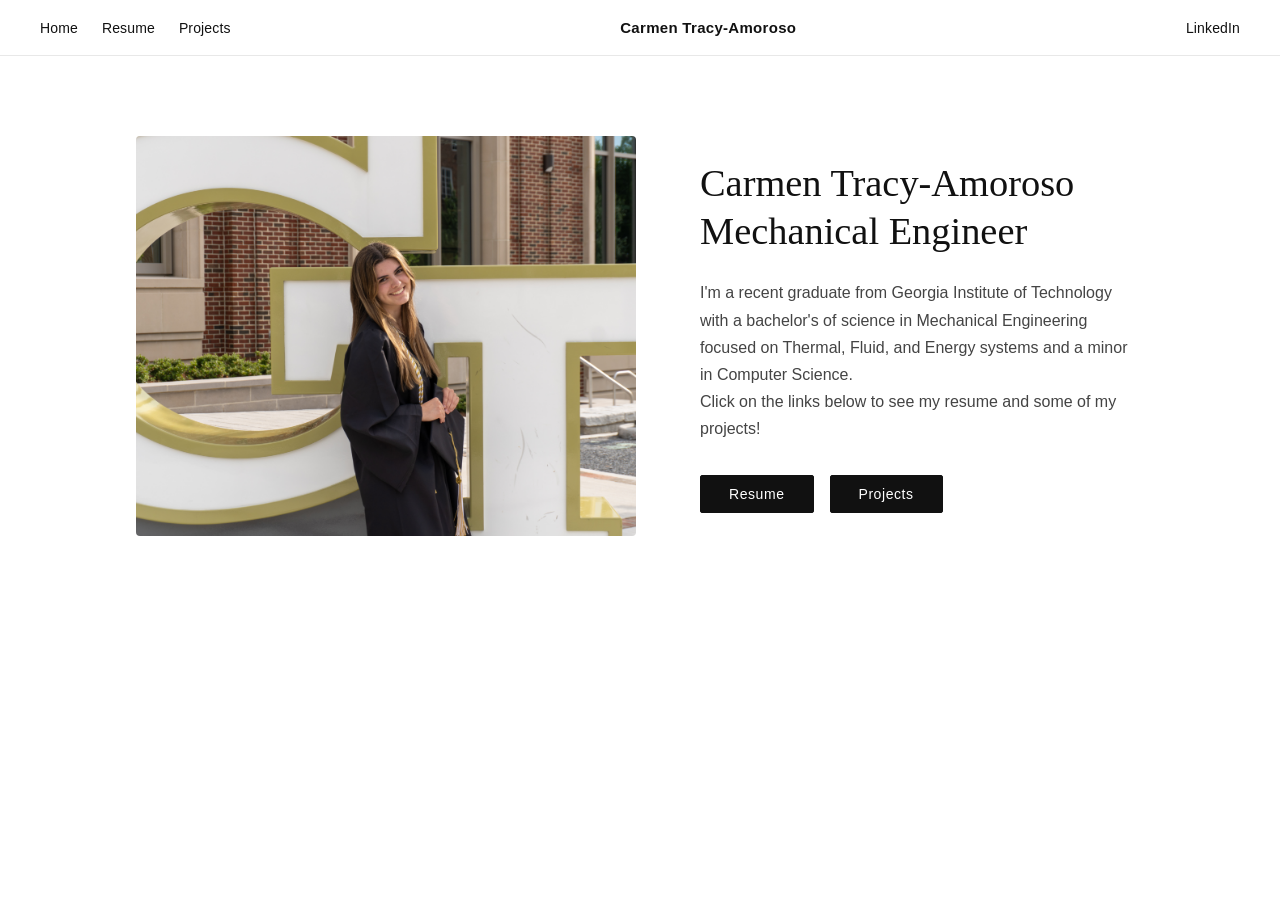
<file: index.html>
<!DOCTYPE html>
<html lang="en">
<head>
  <meta charset="UTF-8">
  <title>Carmen's Portfolio</title>
  <link rel="stylesheet" href="style.css">
  <link rel="icon" href="icon.png" type="image/png">
</head>
<body>

  <!-- top bar -->
  <nav>
    <div class="nav-left">
      <a href="#">Home</a>
      <a href="resume.pdf" target="_blank">Resume</a>
       <a href="projects.html">Projects</a>
    </div>
    <div class="nav-center">Carmen Tracy-Amoroso</div>
    <div class="nav-right">
      <a href="https://www.linkedin.com/in/carmen-tracy-amoroso/" target="_blank">
        LinkedIn
        </a>
    </div>
  </nav>

  <section class="hero">
    
    <!-- picture -->
    <div class="hero-image">
      <img src="cover.jpg" alt="Your photo">
    </div>

    <!-- text -->
    <div class="hero-text">
      <h1>Carmen Tracy-Amoroso<br>Mechanical Engineer</h1>
      
      <p>
        I'm a recent graduate from Georgia Institute of Technology with a bachelor's of science in Mechanical Engineering focused on Thermal, Fluid, and Energy systems and a minor in Computer Science.
      </br>
        Click on the links below to see my resume and some of my projects!
      </p>

      <div class="buttons">
        <a href="resume.pdf" target="_blank">
            <button>Resume</button>
        </a>
        <a href="projects.html">
            <button>Projects</button>
        </a>
      </div>
    </div>
  </section>

</body>
</html>
</file>
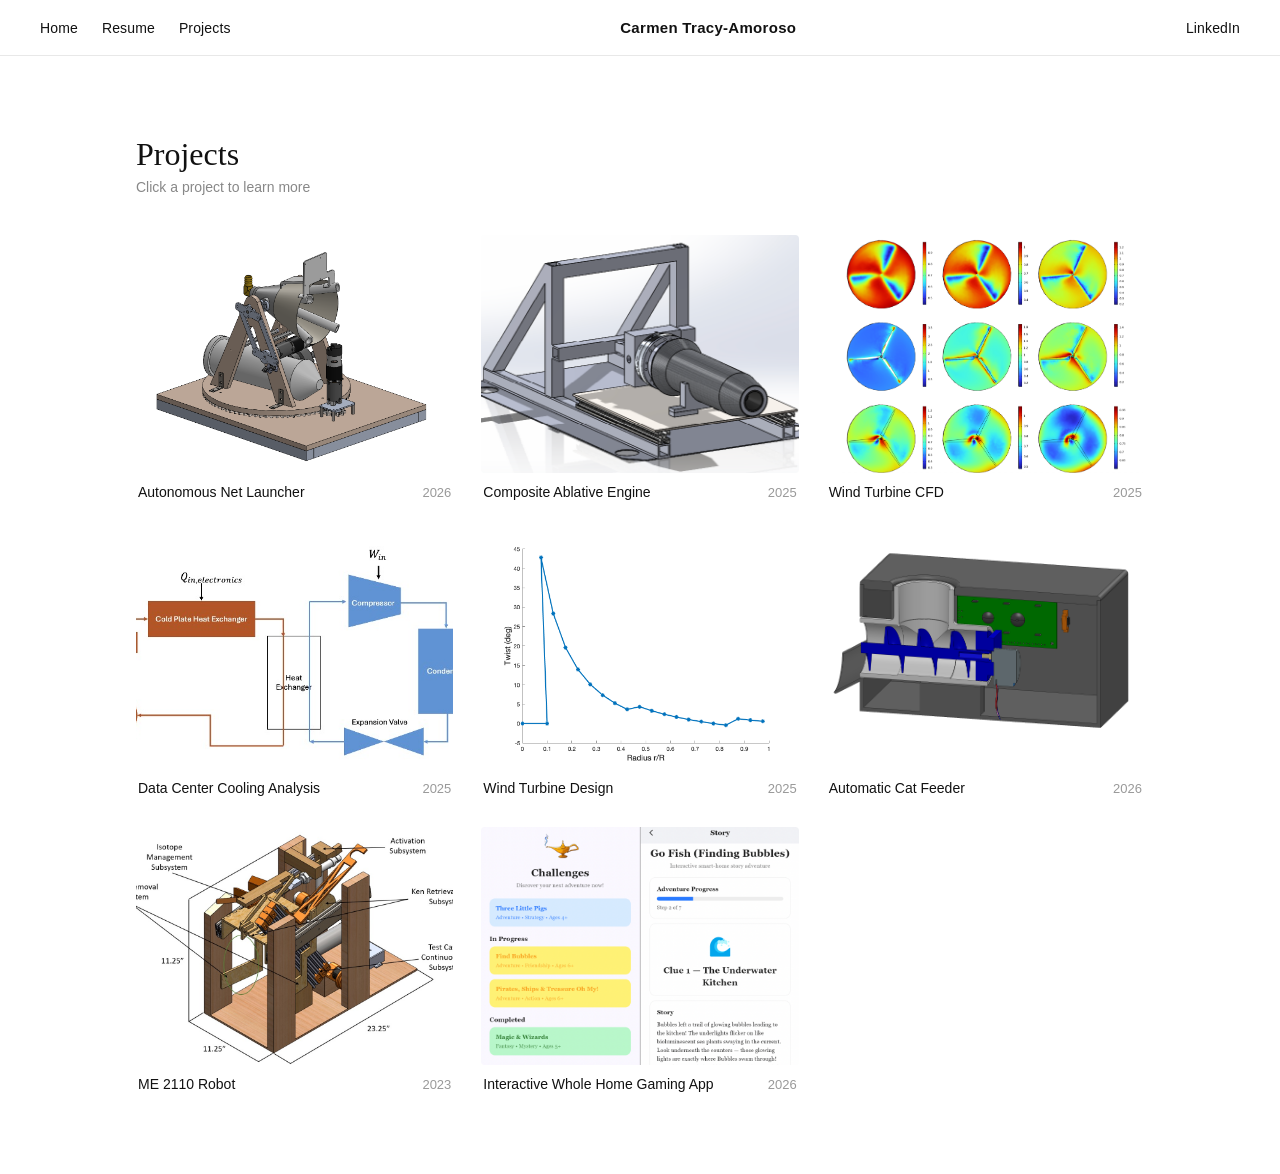
<file: projects.html>
<!DOCTYPE html>
<html lang="en">
<head>
  <meta charset="UTF-8">
  <title>Projects — Carmen Tracy-Amoroso</title>
  <link rel="stylesheet" href="style.css">
  <link rel="icon" href="icon.png" type="image/png">
</head>
<body>

  <nav>
    <div class="nav-left">
      <a href="index.html">Home</a>
      <a href="resume.pdf" target="_blank">Resume</a>
       <a href="projects.html">Projects</a>
    </div>
    <div class="nav-center">Carmen Tracy-Amoroso</div>
    <div class="nav-right">
      <a href="https://www.linkedin.com/in/carmen-tracy-amoroso/" target="_blank">LinkedIn</a>
    </div>
  </nav>

  <section class="projects-page">
    <h2>Projects</h2>
    <p class="projects-sub">Click a project to learn more</p>

    <div class="project-grid">

    <a href="projects/capstone.html" class="project-card">
        <div class="project-img">
          <img src="images/capstone.jpg" alt="Autonomous Net Launcher">
        </div>
        <div class="project-info">
          <span class="project-name">Autonomous Net Launcher</span>
          <span class="project-year">2026</span>
        </div>
      </a>

      <a href="projects/yjsp.html" class="project-card">
        <div class="project-img">
          <img src="images/engine.jpg" alt="Composite Ablative Engine">
        </div>
        <div class="project-info">
          <span class="project-name">Composite Ablative Engine</span>
          <span class="project-year">2025</span>
        </div>
      </a>

      <a href="projects/windTurbineCFD.html" class="project-card">
        <div class="project-img">
          <img src="images/windTurbineCFD.jpg" alt="Wind Turbine CFD">
        </div>
        <div class="project-info">
          <span class="project-name">Wind Turbine CFD</span>
          <span class="project-year">2025</span>
        </div>
      </a>

      <a href="projects/dataCenterCooling.html" class="project-card">
        <div class="project-img">
          <img src="images/closedloop.jpg" alt="Data Center Cooling">
        </div>
        <div class="project-info">
          <span class="project-name">Data Center Cooling Analysis</span>
          <span class="project-year">2025</span>
        </div>
      </a>

      <a href="projects/windTurbineDesign.html" class="project-card">
        <div class="project-img">
          <img src="images/twist.jpg" alt="Wind Turbine Design">
        </div>
        <div class="project-info">
          <span class="project-name">Wind Turbine Design</span>
          <span class="project-year">2025</span>
        </div>
      </a>

      <a href="projects/catFeeder.html" class="project-card">
        <div class="project-img">
          <img src="images/catFeeder.jpg" alt="Automatic Cat Feeder">
        </div>
        <div class="project-info">
          <span class="project-name">Automatic Cat Feeder</span>
          <span class="project-year">2026</span>
        </div>
      </a>

      <a href="projects/robot.html" class="project-card">
        <div class="project-img">
          <img src="images/robot.jpg" alt="ME 2110 Robot">
        </div>
        <div class="project-info">
          <span class="project-name">ME 2110 Robot</span>
          <span class="project-year">2023</span>
        </div>
      </a>

      <a href="projects/genie.html" class="project-card">
        <div class="project-img">
          <img src="images/genie.jpg" alt="Interactive Whole Home Gaming App">
        </div>
        <div class="project-info">
          <span class="project-name">Interactive Whole Home Gaming App</span>
          <span class="project-year">2026</span>
        </div>
      </a>

    </div>
  </section>

</body>
</html>
</file>
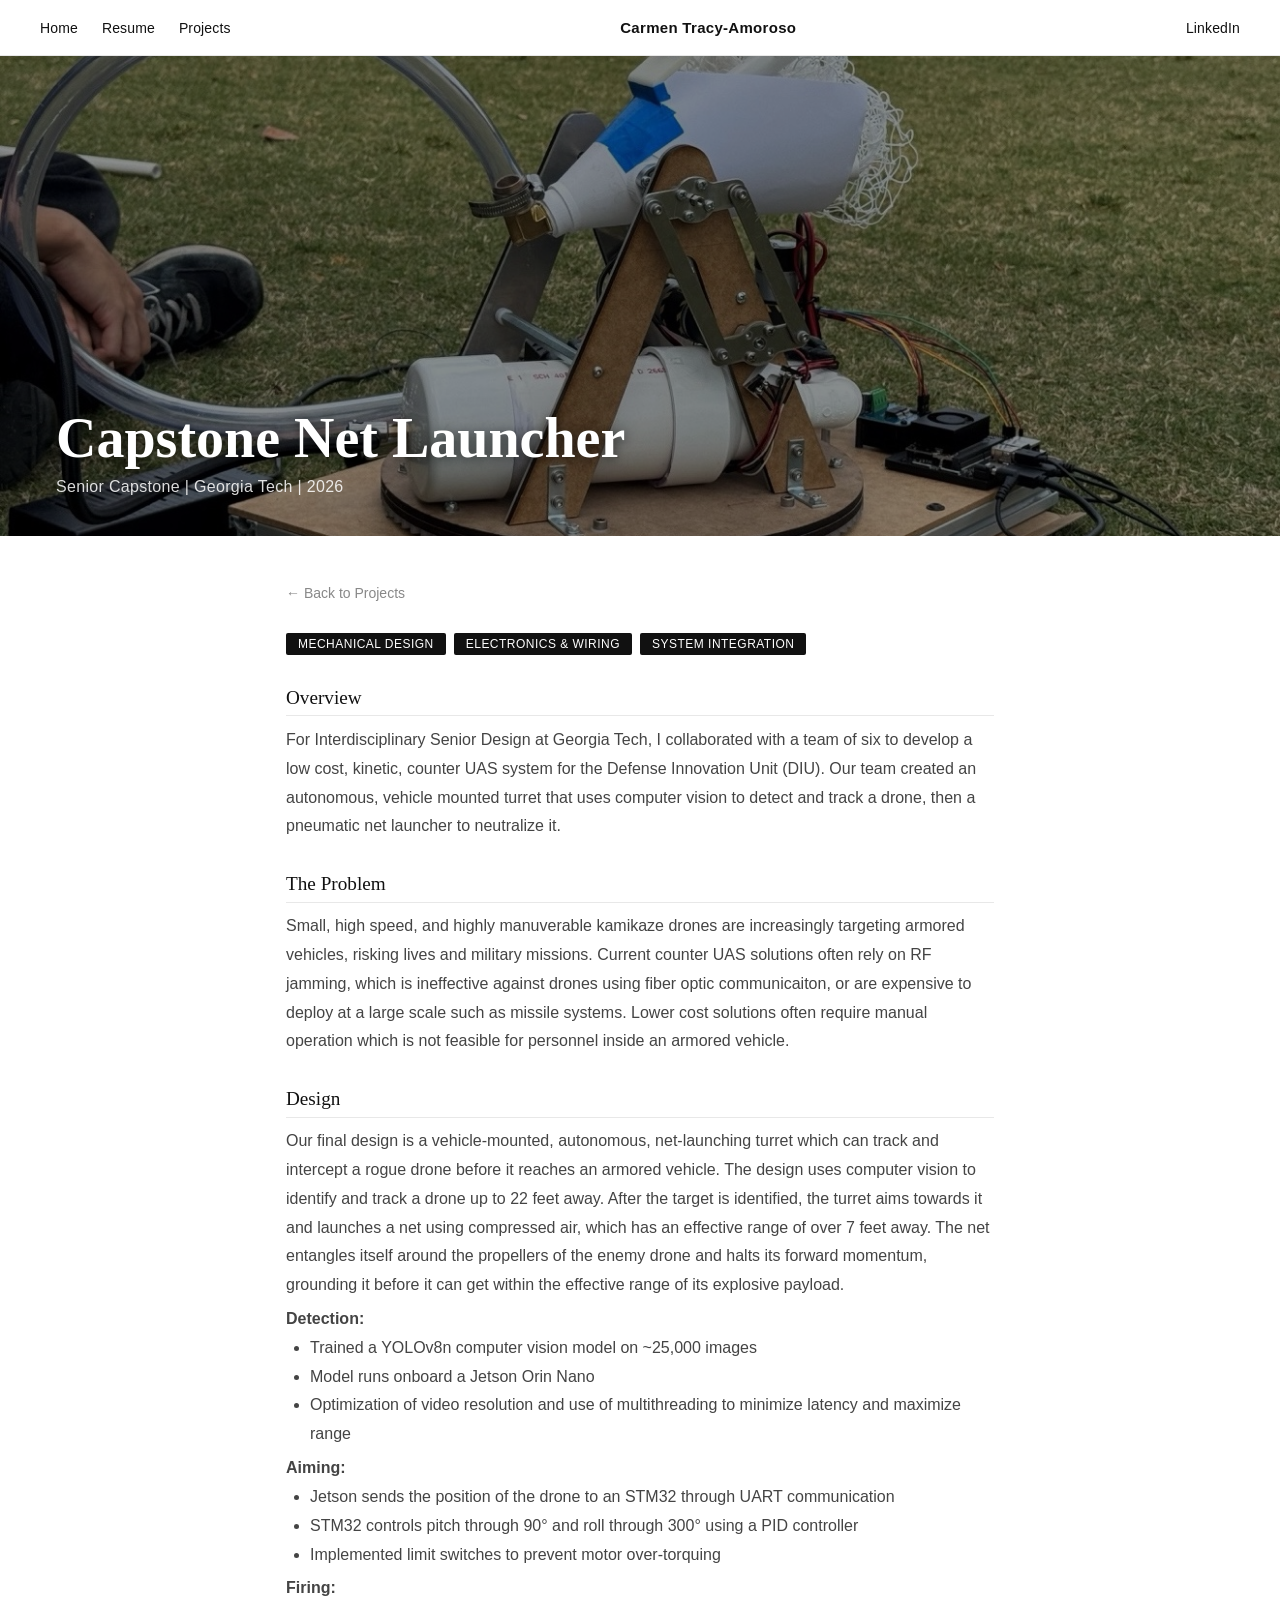
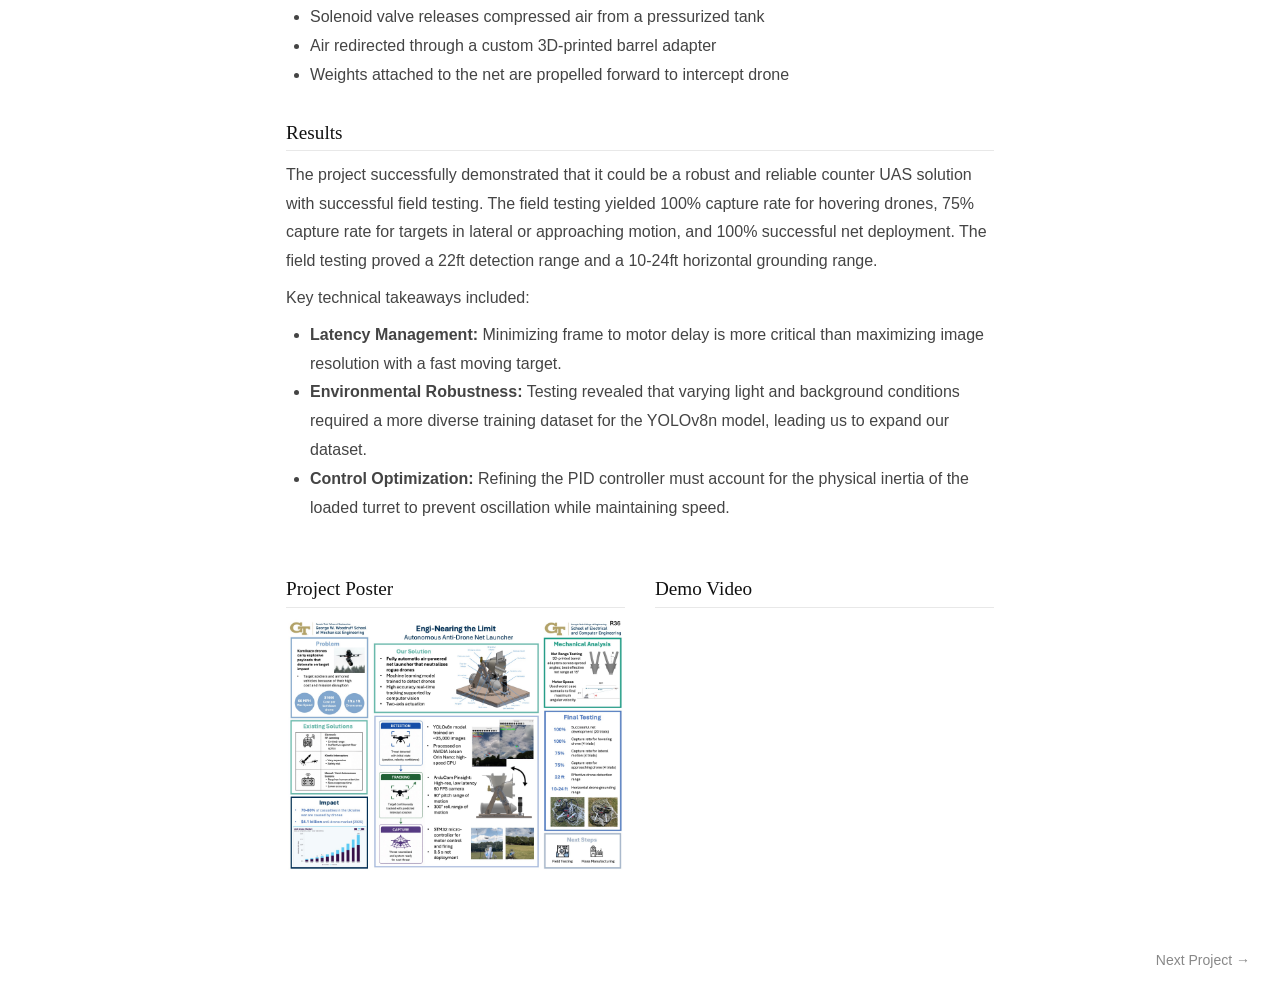
<file: projects/capstone.html>
<!DOCTYPE html>
<html lang="en">
<head>
  <meta charset="UTF-8">
  <title>Autonomous Net Launcher — Carmen Tracy-Amoroso</title>
  <link rel="stylesheet" href="../style.css">
  <link rel="icon" href="icon.png" type="image/png">
</head>
<body>

  <nav>
    <div class="nav-left">
      <a href="../index.html">Home</a>
      <a href="../resume.pdf" target="_blank">Resume</a>
      <a href="../projects.html">Projects</a>
    </div>
    <div class="nav-center">Carmen Tracy-Amoroso</div>
    <div class="nav-right">
      <a href="https://www.linkedin.com/in/carmen-tracy-amoroso/" target="_blank">LinkedIn</a>
    </div>
  </nav>

  <!-- Full-width hero: wide landscape photo with text ON TOP -->
  <div class="project-hero-banner">
    <img src="../images/capstone_header.jpg" alt="Capstone Net Launcher">
    <div class="project-hero-banner__text">
      <h1>Capstone Net Launcher</h1>
      <p>Senior Capstone | Georgia Tech | 2026</p>
    </div>
  </div>

  <!-- Content below -->
  <section class="project-detail">
    <a href="../projects.html" class="back-link">← Back to Projects</a>

    <div class="project-tags">
      <span class="tag">Mechanical Design</span>
      <span class="tag">Electronics & Wiring</span>
      <span class="tag">System Integration</span>
    </div>

    <div class="project-detail-body">

      <div class="detail-section">
        <h3>Overview</h3>
        <p>For Interdisciplinary Senior Design at Georgia Tech, I collaborated with a team of six to develop a low cost, 
          kinetic, counter UAS system for the Defense Innovation Unit (DIU). Our team created an autonomous, vehicle mounted turret 
          that uses computer vision to detect and track a drone, then a pneumatic net launcher to neutralize it.</p>
      </div>

      <div class="detail-section">
        <h3>The Problem</h3>
        <p>Small, high speed, and highly manuverable kamikaze drones are increasingly targeting armored vehicles, risking lives 
          and military missions. Current counter UAS solutions often rely on RF jamming, which is ineffective against drones using 
          fiber optic communicaiton, or are expensive to deploy at a large scale such as missile systems. Lower cost solutions often 
          require manual operation which is not feasible for personnel inside an armored vehicle.</p>
      </div>

      <div class="detail-section">
        <h3>Design</h3>
        <p>Our final design is a vehicle-mounted, autonomous, net-launching turret which can track and intercept a rogue drone before 
          it reaches an armored vehicle. The design uses computer vision to identify and track a drone up to 22 feet away. After the 
          target is identified, the turret aims towards it and launches a net using compressed air, which has an effective range of over 7 
          feet away. The net entangles itself around the propellers of the enemy drone and halts its forward momentum, grounding it before 
          it can get within the effective range of its explosive payload.</p>
        <h4>Detection:</h4>
        <ul>
          <li>Trained a YOLOv8n computer vision model on ~25,000 images</li>
          <li>Model runs onboard a Jetson Orin Nano</li>
          <li>Optimization of video resolution and use of multithreading to minimize latency and maximize range</li>
        </ul>

        <h4>Aiming:</h4>
        <ul>
          <li>Jetson sends the position of the drone to an STM32 through UART communication</li>
          <li>STM32 controls pitch through 90° and roll through 300° using a PID controller</li>
          <li>Implemented limit switches to prevent motor over-torquing</li>
        </ul>

        <h4>Firing:</h4>
        <ul>
          <li>Solenoid valve releases compressed air from a pressurized tank</li>
          <li>Air redirected through a custom 3D-printed barrel adapter</li>
          <li>Weights attached to the net are propelled forward to intercept drone</li>
        </ul>
      </div>

      <div class="detail-section">
        <h3>Results</h3>
        <p>The project successfully demonstrated that it could be a robust and reliable counter UAS solution with successful field testing. 
          The field testing yielded 100% capture rate for hovering drones, 75% capture rate for targets in lateral or approaching motion, and 
          100% successful net deployment. The field testing proved a 22ft detection range and a 10-24ft horizontal grounding range.</p>
        
        <p>Key technical takeaways included:</p>
        <ul>
          <li><strong>Latency Management:</strong> Minimizing frame to motor delay is more critical than maximizing image resolution with a fast moving target.</li>
          <li><strong>Environmental Robustness:</strong> Testing revealed that varying light and background conditions required a more diverse training dataset for the YOLOv8n model, leading us to expand our dataset.</li>
          <li><strong>Control Optimization:</strong> Refining the PID controller must account for the physical inertia of the loaded turret to prevent oscillation while maintaining speed.</li>
        </ul>
      </div>

      <!-- Poster and video -->
      <div class="media-row">
        <div class="media-item">
          <h3>Project Poster</h3>
          <img src="../images/capstone_presentation.jpg" alt="Capstone Net Launcher Project Poster">
        </div>

        <div class="media-item">
          <h3>Demo Video</h3>
          <iframe
            src="https://www.youtube.com/embed/H29yRd6_k2E"
            title="Capstone Net Launcher Demo"
            frameborder="0"
            allowfullscreen>
          </iframe>
        </div>
      </div>

    </div>
  </section>

</body>

<a href="./yjsp.html" class="back-link next-project">Next Project →</a>
</html>
</file>
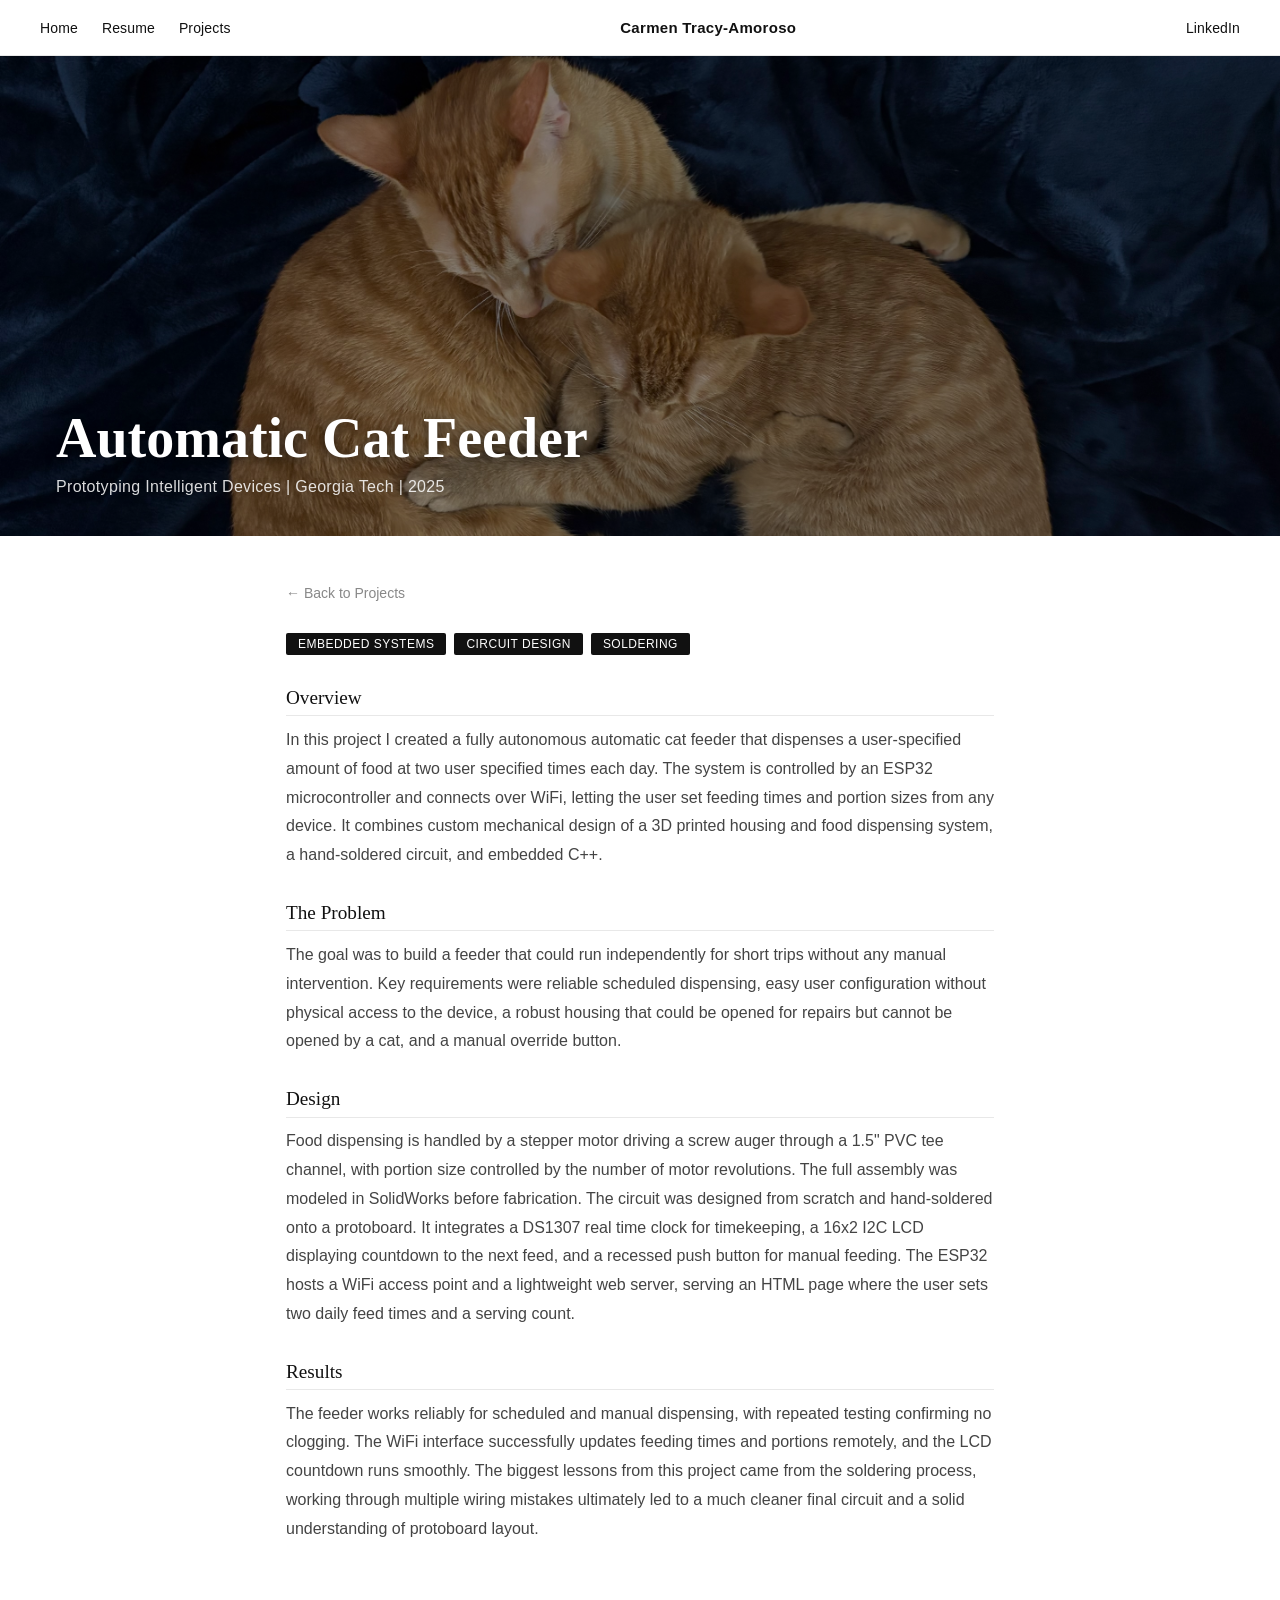
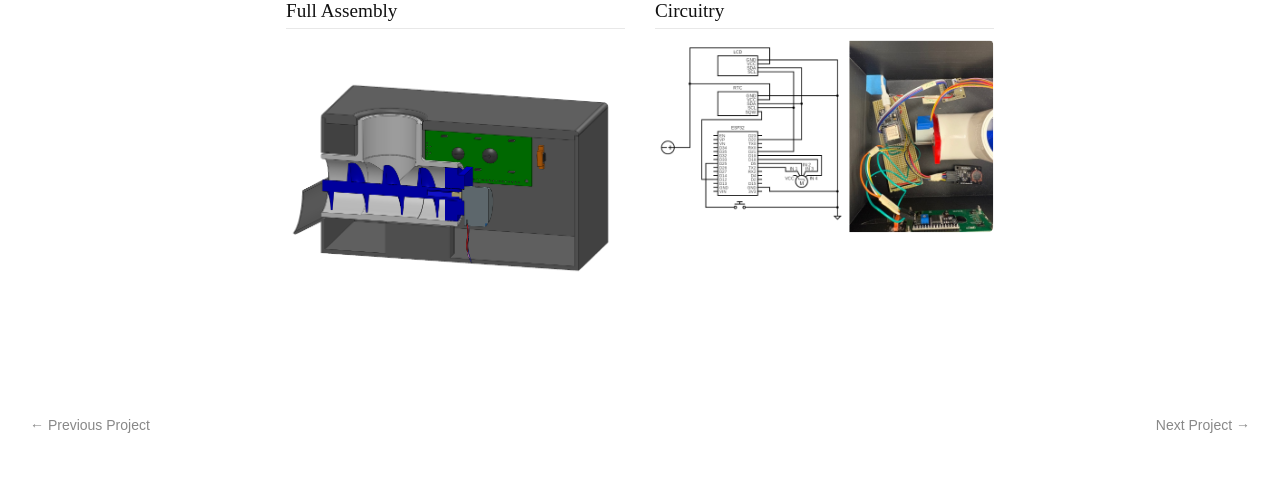
<file: projects/catFeeder.html>
<!DOCTYPE html>
<html lang="en">
<head>
  <meta charset="UTF-8">
  <title>Automatic Cat Feeder — Carmen Tracy-Amoroso</title>
  <link rel="stylesheet" href="../style.css">
  <link rel="icon" href="icon.png" type="image/png">
</head>
<body>

  <nav>
    <div class="nav-left">
      <a href="../index.html">Home</a>
      <a href="../resume.pdf" target="_blank">Resume</a>
      <a href="../projects.html">Projects</a>
    </div>
    <div class="nav-center">Carmen Tracy-Amoroso</div>
    <div class="nav-right">
      <a href="https://www.linkedin.com/in/carmen-tracy-amoroso/" target="_blank">LinkedIn</a>
    </div>
  </nav>

  <div class="project-hero-banner">
    <img src="../images/cat_header.jpg" alt="Automatic Cat Feeder">
    <div class="project-hero-banner__text">
      <h1>Automatic Cat Feeder</h1>
      <p>Prototyping Intelligent Devices | Georgia Tech | 2025</p>
    </div>
  </div>

  <section class="project-detail">
    <a href="../projects.html" class="back-link">← Back to Projects</a>

    <div class="project-tags">
      <span class="tag">Embedded Systems</span>
      <span class="tag">Circuit Design</span>
      <span class="tag">Soldering</span>
    </div>

    <div class="project-detail-body">

      <div class="detail-section">
        <h3>Overview</h3>
        <p>
          In this project I created a fully autonomous automatic cat feeder that dispenses a user-specified 
          amount of food at two user specified times each day. The system is controlled by an ESP32 
          microcontroller and connects over WiFi, letting the user set feeding times and portion 
          sizes from any device. It combines custom mechanical design of a 3D printed 
          housing and food dispensing system, a hand-soldered circuit, and embedded C++.
        </p>
      </div>

      <div class="detail-section">
        <h3>The Problem</h3>
        <p>
          The goal was to build a feeder that could run independently for short trips without 
          any manual intervention. Key requirements were reliable scheduled dispensing, easy 
          user configuration without physical access to the device, a robust housing that 
          could be opened for repairs but cannot be opened by a cat, and a manual override button.
        </p>
      </div>

      <div class="detail-section">
        <h3>Design</h3>
        <p>
          Food dispensing is handled by a stepper motor driving a screw auger through a 1.5" 
          PVC tee channel, with portion size controlled by the number of motor revolutions. 
          The full assembly was modeled in SolidWorks before fabrication. The circuit was designed 
          from scratch and hand-soldered onto a protoboard. It integrates a DS1307 real time clock for timekeeping, 
          a 16x2 I2C LCD displaying countdown to the next feed, and a recessed push button for 
          manual feeding. The ESP32 hosts a WiFi access point and a lightweight web server, 
          serving an HTML page where the user sets two daily feed times and a serving count. 
        </p>
      </div>

      <div class="detail-section">
        <h3>Results</h3>
        <p>
          The feeder works reliably for scheduled and manual dispensing, with repeated testing confirming
          no clogging. The WiFi interface successfully updates 
          feeding times and portions remotely, and the LCD countdown runs smoothly. 
          The biggest lessons from this project came from the soldering process, working 
          through multiple wiring mistakes ultimately led to a much 
          cleaner final circuit and a solid understanding of protoboard layout.
        </p>
      </div>

      <div class="media-row">
        <div class="media-item">
          <h3>Full Assembly</h3>
          <img src="../images/catFeeder.jpg" alt="Cat Feeder Full Assembly">
        </div>

        <div class="media-item">
          <h3>Circuitry</h3>
          <img src="../images/circuit.jpg" alt="Cat Feeder Circuit">
        </div>
      </div>

    </div>
  </section>

</body>

<div class="project-nav">
  <a href="./windTurbineDesign.html" class="back-link previous-project">← Previous Project</a>
  <a href="./robot.html" class="back-link next-project">Next Project →</a>
</div>

</html>
</file>
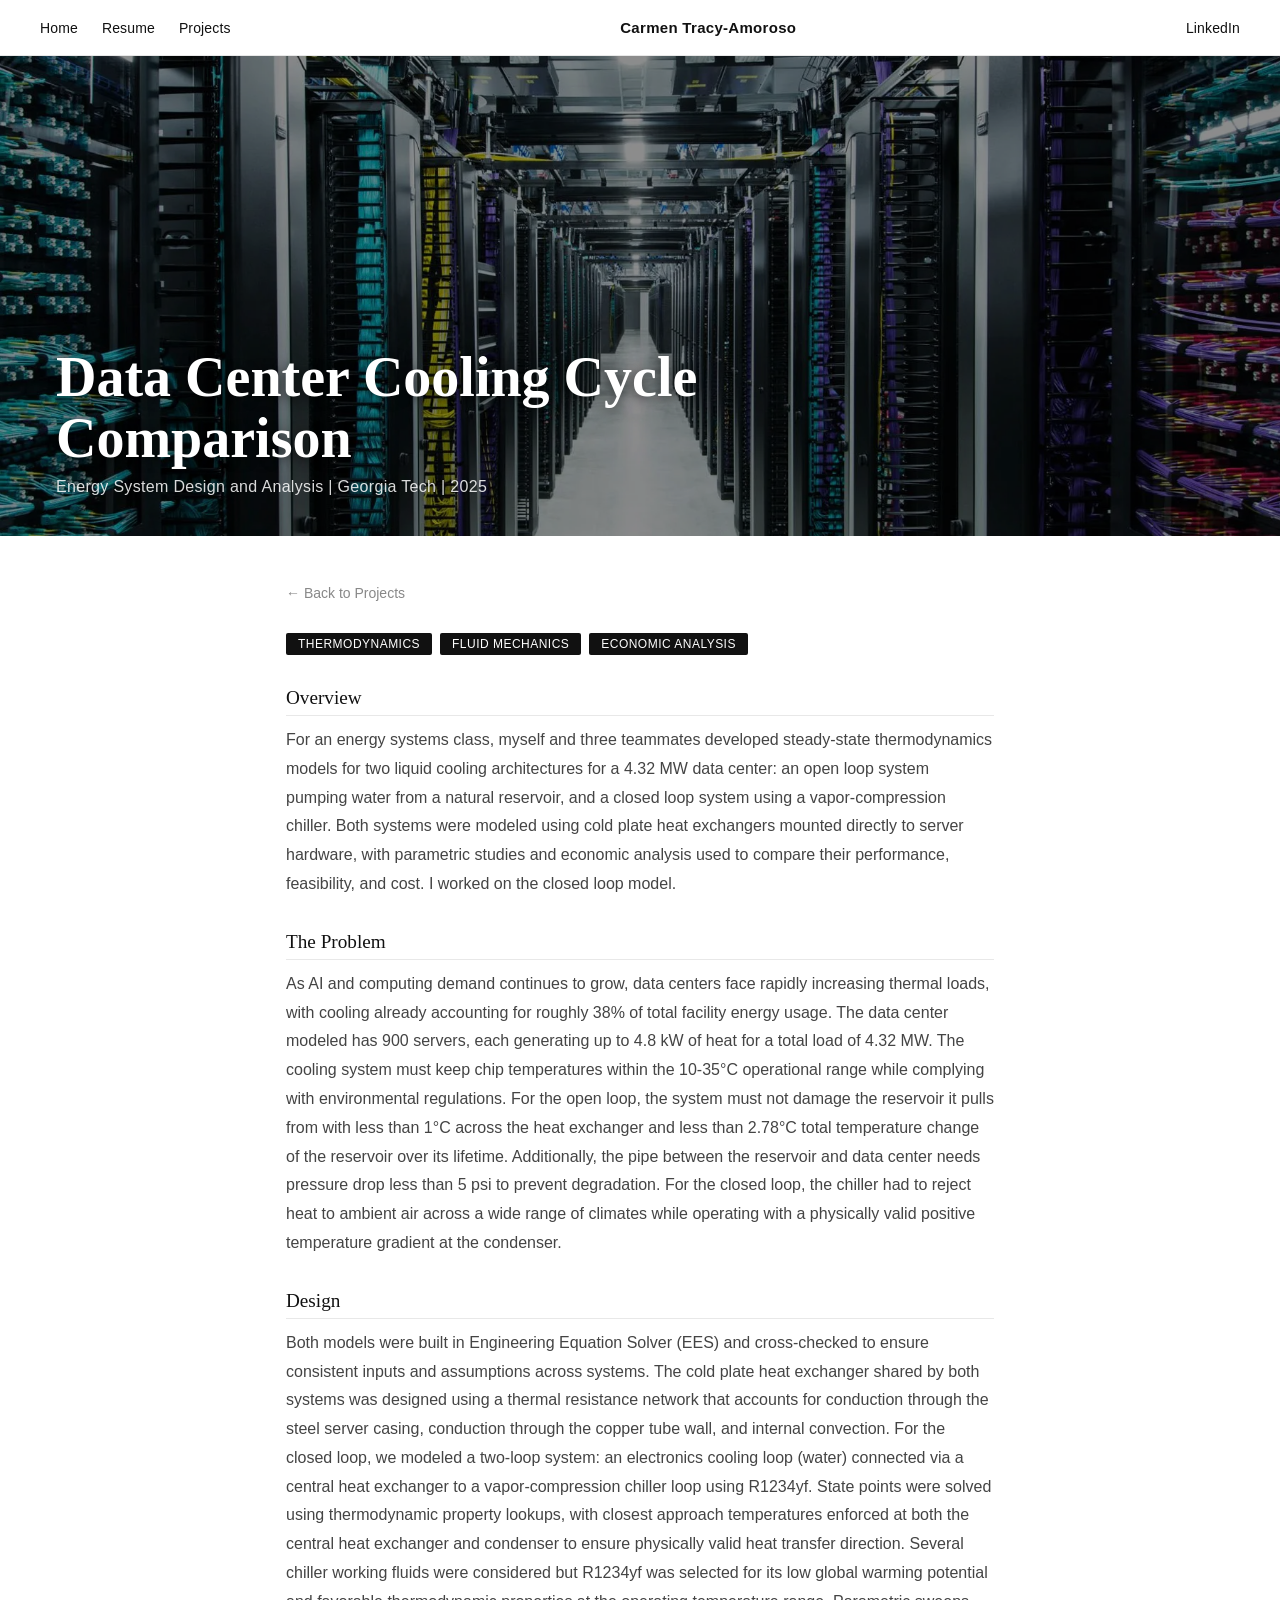
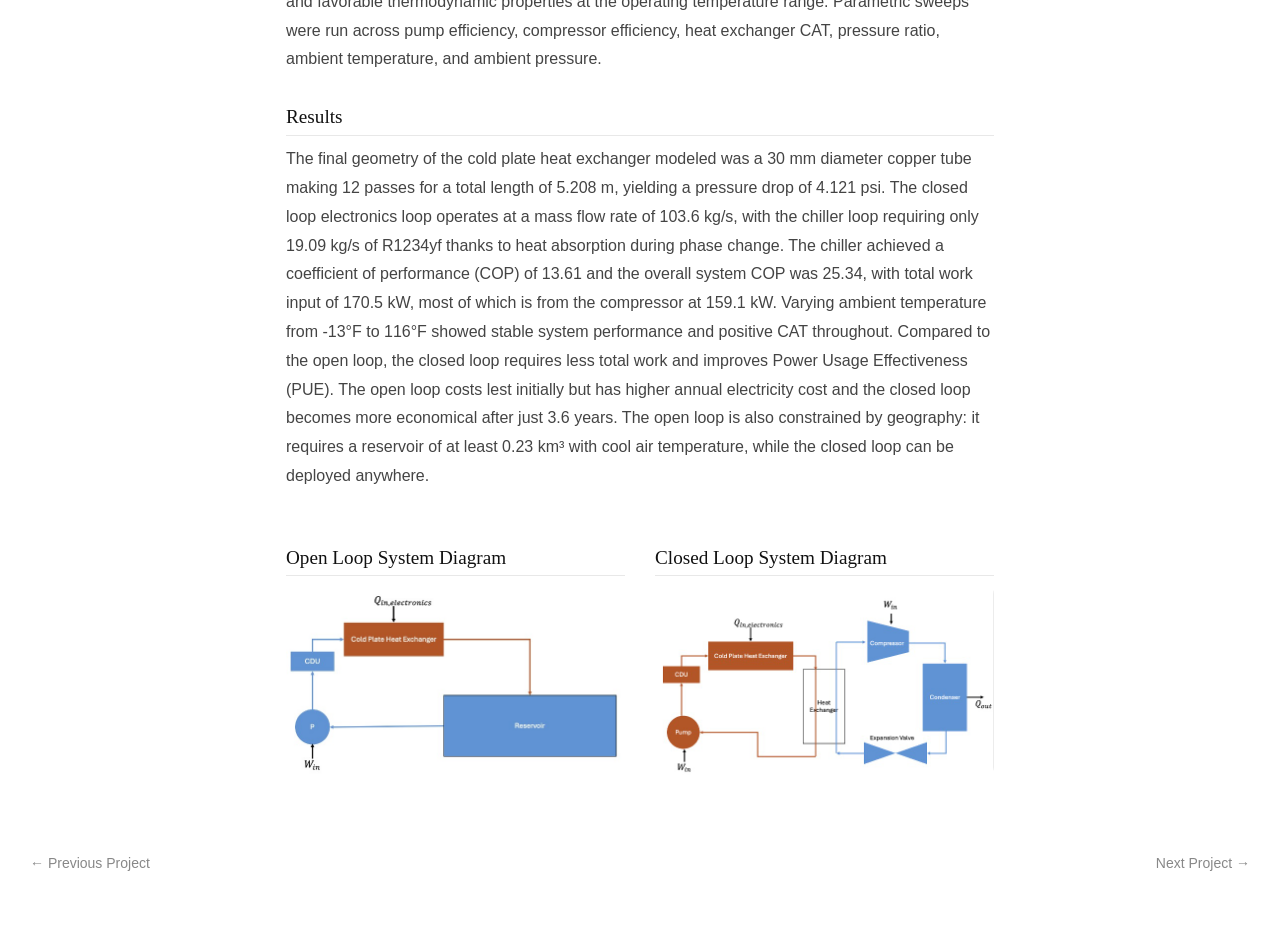
<file: projects/dataCenterCooling.html>
<!DOCTYPE html>
<html lang="en">
<head>
  <meta charset="UTF-8">
  <title>Data Center Cooling — Carmen Tracy-Amoroso</title>
  <link rel="stylesheet" href="../style.css">
  <link rel="icon" href="icon.png" type="image/png">
</head>
<body>

  <nav>
    <div class="nav-left">
      <a href="../index.html">Home</a>
      <a href="../resume.pdf" target="_blank">Resume</a>
      <a href="../projects.html">Projects</a>
    </div>
    <div class="nav-center">Carmen Tracy-Amoroso</div>
    <div class="nav-right">
      <a href="https://www.linkedin.com/in/carmen-tracy-amoroso/" target="_blank">LinkedIn</a>
    </div>
  </nav>

  <div class="project-hero-banner">
    <img src="../images/data_header.jpg" alt="Data Center Cooling">
    <div class="project-hero-banner__text">
      <h1>Data Center Cooling Cycle Comparison</h1>
      <p>Energy System Design and Analysis | Georgia Tech | 2025</p>
    </div>
  </div>

  <section class="project-detail">
    <a href="../projects.html" class="back-link">← Back to Projects</a>

    <div class="project-tags">
      <span class="tag">thermodynamics</span>
      <span class="tag">Fluid Mechanics</span>
      <span class="tag">Economic Analysis</span>
    </div>

    <div class="project-detail-body">

      <div class="detail-section">
        <h3>Overview</h3>
        <p>
          For an energy systems class, myself and three teammates developed steady-state thermodynamics models
          for two liquid cooling architectures for a 4.32 MW data 
          center: an open loop system pumping water from a natural reservoir, and a closed loop system using a vapor-compression 
          chiller. Both systems were modeled using cold plate heat exchangers mounted directly to server hardware, 
          with parametric studies and economic analysis used to compare their performance, feasibility, and cost. I worked on the 
          closed loop model.
        </p>
      </div>

      <div class="detail-section">
        <h3>The Problem</h3>
        <p>
          As AI and computing demand continues to grow, data centers face rapidly increasing thermal loads, 
          with cooling already accounting for roughly 38% of total facility energy usage. The data center modeled has 900 servers, each generating up to 4.8 kW 
          of heat for a total load of 4.32 MW. The cooling system must keep chip temperatures within the 
          10-35°C operational range while complying with environmental regulations. For the open loop, the system must not damage the 
          reservoir it pulls from with less than 1°C across the heat exchanger and less than 2.78°C total temperature change of the reservoir 
          over its lifetime. Additionally, the pipe between the reservoir and data center needs pressure drop less than 5 psi to prevent degradation.
          For the closed loop, the chiller had to reject heat to ambient air across a wide range of climates while operating with a 
          physically valid positive temperature gradient at the condenser.
        </p>
      </div>

      <div class="detail-section">
        <h3>Design</h3>
        <p>
          Both models were built in Engineering Equation Solver (EES) and cross-checked to ensure consistent 
          inputs and assumptions across systems. The cold plate heat exchanger shared by both systems was designed 
          using a thermal resistance network that accounts for conduction through the steel server casing, conduction through the copper 
          tube wall, and internal convection. For the closed loop, we modeled a two-loop system: 
          an electronics cooling loop (water) connected 
          via a central heat exchanger to a vapor-compression chiller loop using R1234yf. State points were 
          solved using thermodynamic property lookups, with closest approach temperatures enforced 
          at both the central heat exchanger and condenser to ensure physically valid heat transfer 
          direction. Several chiller working fluids were considered but R1234yf was selected for its low global warming 
          potential and favorable thermodynamic 
          properties at the operating temperature range. Parametric sweeps were run across pump efficiency, 
          compressor efficiency, heat exchanger CAT, pressure ratio, ambient temperature, and 
          ambient pressure.
        </p>
      </div>

      <div class="detail-section">
        <h3>Results</h3>
        <p>
          The final geometry of the cold plate heat exchanger modeled was a 30 mm diameter copper tube making 
          12 passes for a total length of 5.208 m, yielding a pressure drop of 4.121 psi.
          The closed loop electronics loop operates at a mass flow rate of 103.6 kg/s, with the chiller 
          loop requiring only 19.09 kg/s of R1234yf thanks to heat absorption during phase change. 
          The chiller achieved a coefficient of performance (COP) of 13.61 and the overall system COP was 25.34, 
          with total work input 
          of 170.5 kW, most of which is from the compressor at 159.1 kW. Varying ambient 
          temperature from -13°F to 116°F showed stable system performance and positive CAT throughout.
          Compared to the open loop, the closed loop requires less total 
          work and improves Power Usage Effectiveness (PUE). The open loop costs lest initially but has higher annual 
          electricity cost and the closed loop becomes more 
          economical after just 3.6 years. The open loop is also constrained by geography: it requires a 
          reservoir of at least 0.23 km³ with cool air temperature, while the closed 
          loop can be deployed anywhere.
        </p>
      </div>

      <div class="media-row">
        <div class="media-item">
          <h3>Open Loop System Diagram</h3>
          <img src="../images/openloop.jpg" alt="Open Loop System Diagram">
        </div>

        <div class="media-item">
          <h3>Closed Loop System Diagram</h3>
          <img src="../images/closedloop.jpg" alt="Closed Loop System Diagram">
        </div>
      </div>

    </div>
  </section>

</body>

<div class="project-nav">
  <a href="./windTurbineCFD.html" class="back-link previous-project">← Previous Project</a>
  <a href="./windTurbineDesign.html" class="back-link next-project">Next Project →</a>
</div>

</html>
</file>
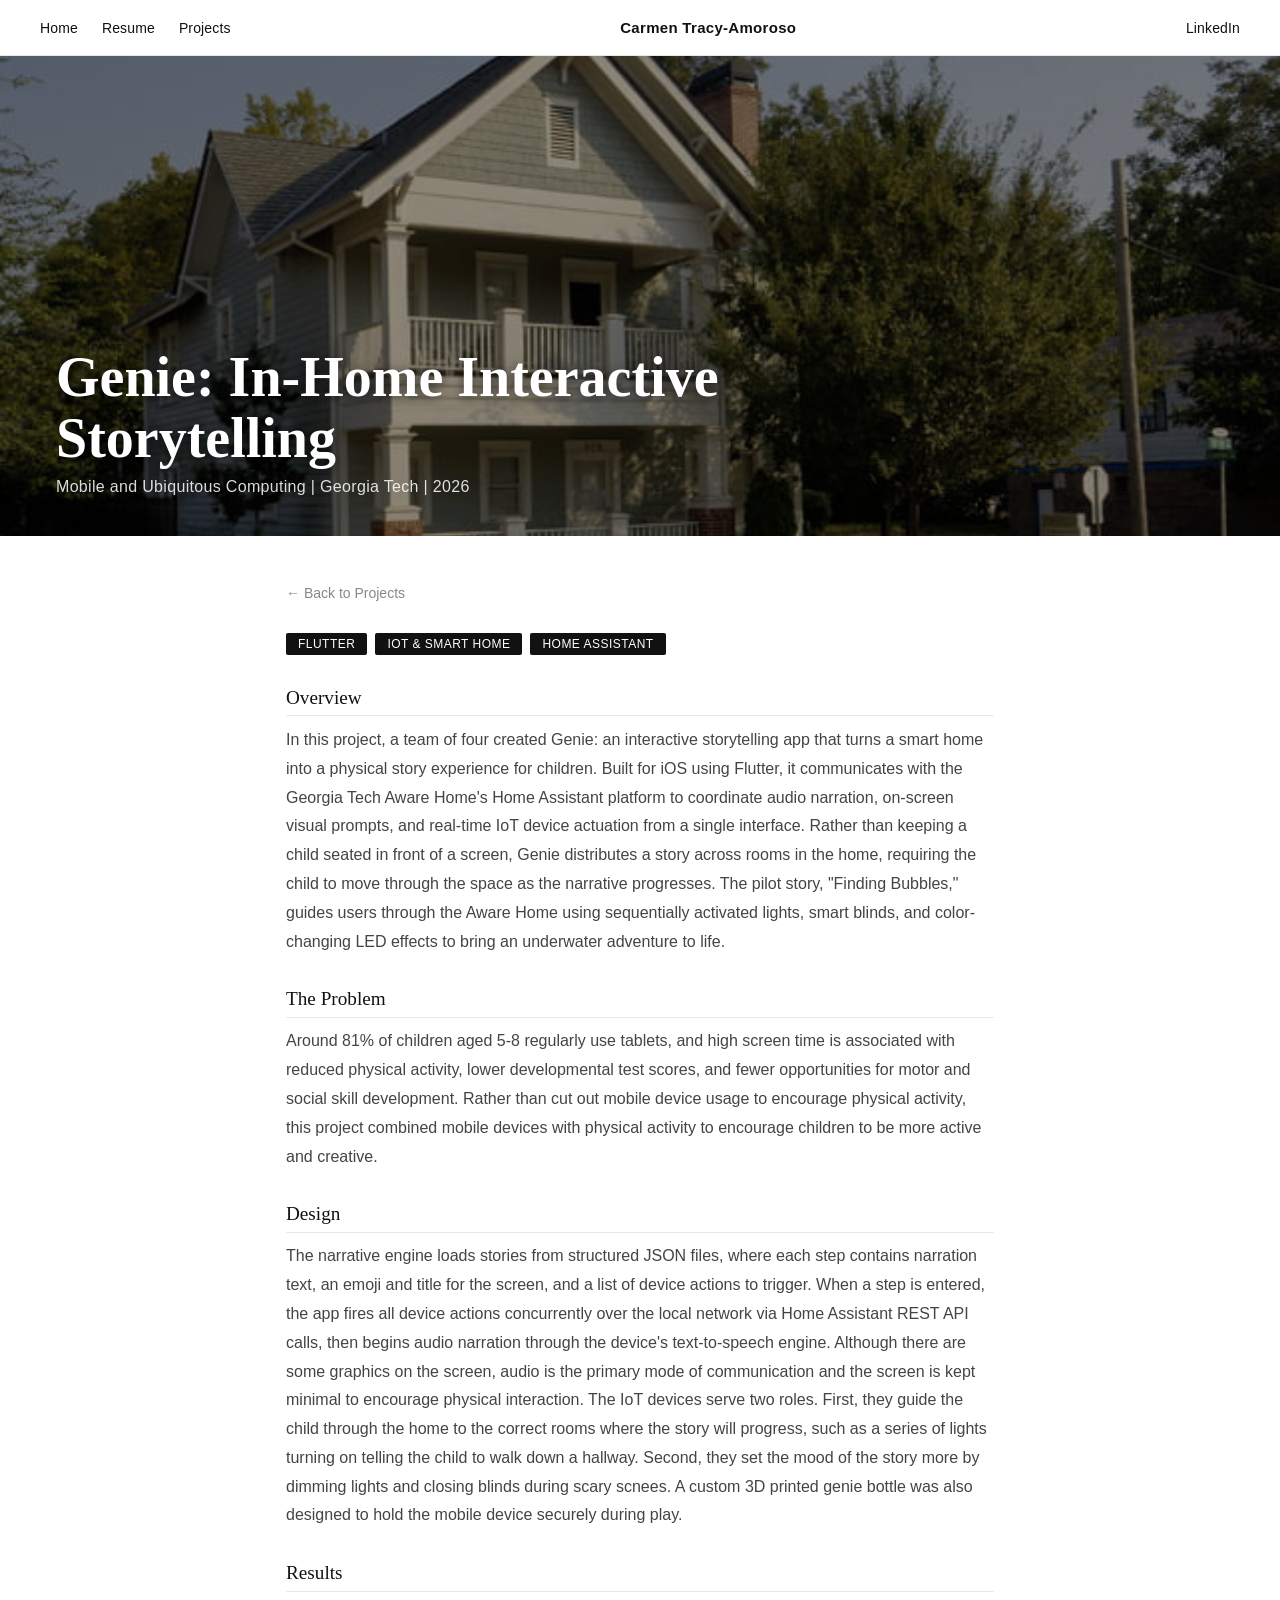
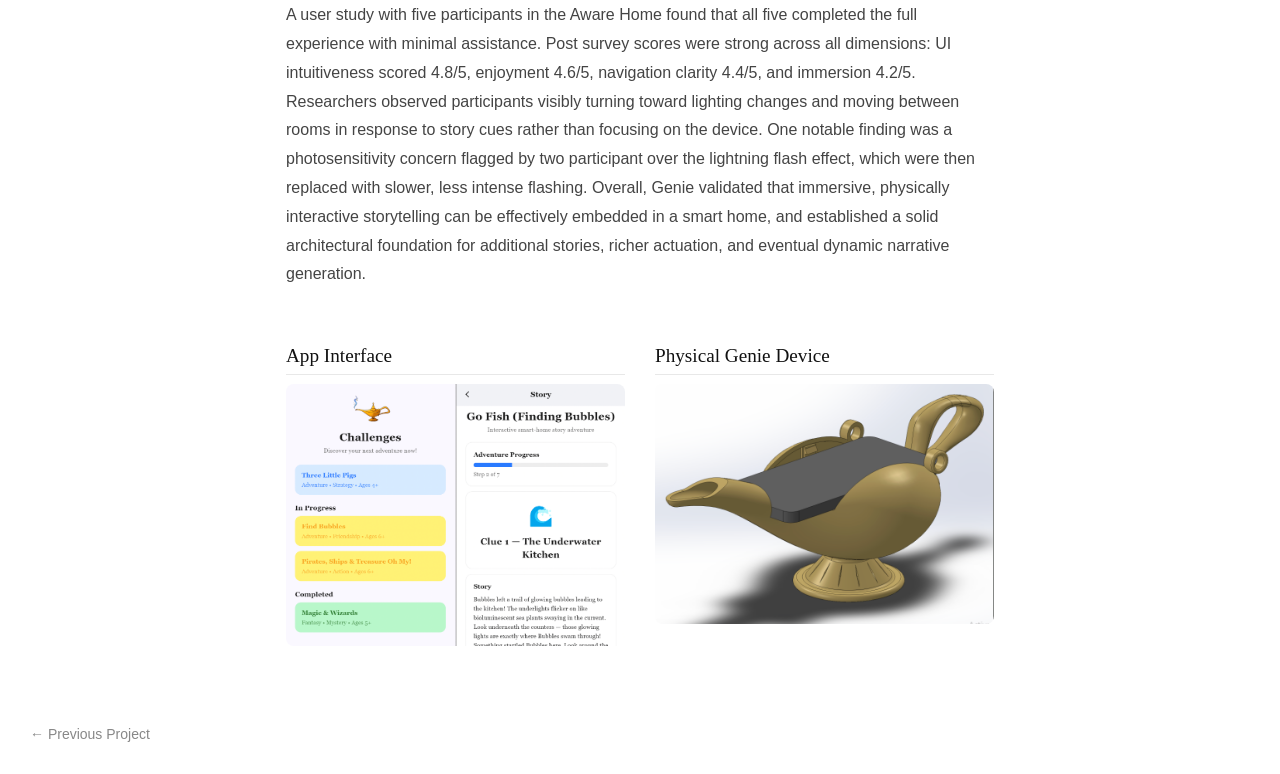
<file: projects/genie.html>
<!DOCTYPE html>
<html lang="en">
<head>
  <meta charset="UTF-8">
  <title>Genie: Interactive Storytelling — Carmen Tracy-Amoroso</title>
  <link rel="stylesheet" href="../style.css">
  <link rel="icon" href="icon.png" type="image/png">
</head>
<body>

  <nav>
    <div class="nav-left">
      <a href="../index.html">Home</a>
      <a href="../resume.pdf" target="_blank">Resume</a>
      <a href="../projects.html">Projects</a>
    </div>
    <div class="nav-center">Carmen Tracy-Amoroso</div>
    <div class="nav-right">
      <a href="https://www.linkedin.com/in/carmen-tracy-amoroso/" target="_blank">LinkedIn</a>
    </div>
  </nav>

  <div class="project-hero-banner">
    <img src="../images/genie_header.jpg" alt="Genie Interactive Storytelling">
    <div class="project-hero-banner__text">
      <h1>Genie: In-Home Interactive Storytelling</h1>
      <p>Mobile and Ubiquitous Computing | Georgia Tech | 2026</p>
    </div>
  </div>

  <section class="project-detail">
    <a href="../projects.html" class="back-link">← Back to Projects</a>

    <div class="project-tags">
      <span class="tag">Flutter</span>
      <span class="tag">IoT & Smart Home</span>
      <span class="tag">Home Assistant</span>
    </div>

    <div class="project-detail-body">

      <div class="detail-section">
        <h3>Overview</h3>
        <p>
          In this project, a team of four created Genie: an interactive storytelling app that turns a smart home into a physical 
          story experience for children. Built for iOS using Flutter, it communicates with 
          the Georgia Tech Aware Home's Home Assistant platform to coordinate audio narration, 
          on-screen visual prompts, and real-time IoT device actuation from a single 
          interface. Rather than keeping a child seated in front of a screen, Genie distributes 
          a story across rooms in the home, requiring the child to move through the space as 
          the narrative progresses. The pilot story, "Finding Bubbles," guides users through 
          the Aware Home using sequentially activated lights, smart blinds, and color-changing 
          LED effects to bring an underwater adventure to life.
        </p>
      </div>

      <div class="detail-section">
        <h3>The Problem</h3>
        <p>
          Around 81% of children aged 5-8 regularly use tablets, and high screen time is 
          associated with reduced physical activity, lower developmental test scores, and 
          fewer opportunities for motor and social skill development. Rather than cut out mobile device
          usage to encourage physical activity, this project combined mobile devices with physical activity
          to encourage children to be more active and creative.
        </p>
      </div>

      <div class="detail-section">
        <h3>Design</h3>
        <p>
          The narrative engine loads stories from structured JSON files, where each step 
          contains narration text, an emoji and title for the screen, and a list of device 
          actions to trigger. When a step is entered, the app fires all device actions 
          concurrently over the local network via Home Assistant REST API calls, then begins 
          audio narration through the device's text-to-speech engine. Although there are some graphics on
          the screen, audio is the primary mode of communication and the screen is kept minimal to encourage 
          physical interaction. The IoT devices serve two roles. First, they guide the child through the home to the 
          correct rooms where the story will progress, such as a series of lights turning on telling the child to walk down a hallway.
          Second, they set the mood of the story more by dimming lights and closing blinds during scary scnees.
          A custom 3D printed genie bottle was also designed to hold the mobile device securely during play. 
        </p>
      </div>

      <div class="detail-section">
        <h3>Results</h3>
        <p>
          A user study with five participants in the Aware Home found that all five completed 
          the full experience with minimal assistance. Post survey scores 
          were strong across all dimensions: UI intuitiveness scored 4.8/5, enjoyment 4.6/5, 
          navigation clarity 4.4/5, and immersion 4.2/5. Researchers observed participants 
          visibly turning toward lighting changes and moving between rooms in response to story 
          cues rather than focusing on the device. One notable finding was a photosensitivity 
          concern flagged by two participant over the lightning flash effect, which were then replaced 
          with slower, less intense flashing. Overall, 
          Genie validated that immersive, physically interactive storytelling can be effectively 
          embedded in a smart home, and established a solid architectural foundation for 
          additional stories, richer actuation, and eventual dynamic narrative generation.
        </p>
      </div>

      <div class="media-row">
        <div class="media-item">
          <h3>App Interface</h3>
          <img src="../images/genie.jpg" alt="Genie App Screens">
        </div>

        <div class="media-item">
          <h3>Physical Genie Device</h3>
          <img src="../images/genie_cad.jpg" alt="Physical Genie Device">
        </div>
      </div>

    </div>
  </section>

</body>

<a href="./robot.html" class="back-link previous-project">← Previous Project</a>

</html>
</file>
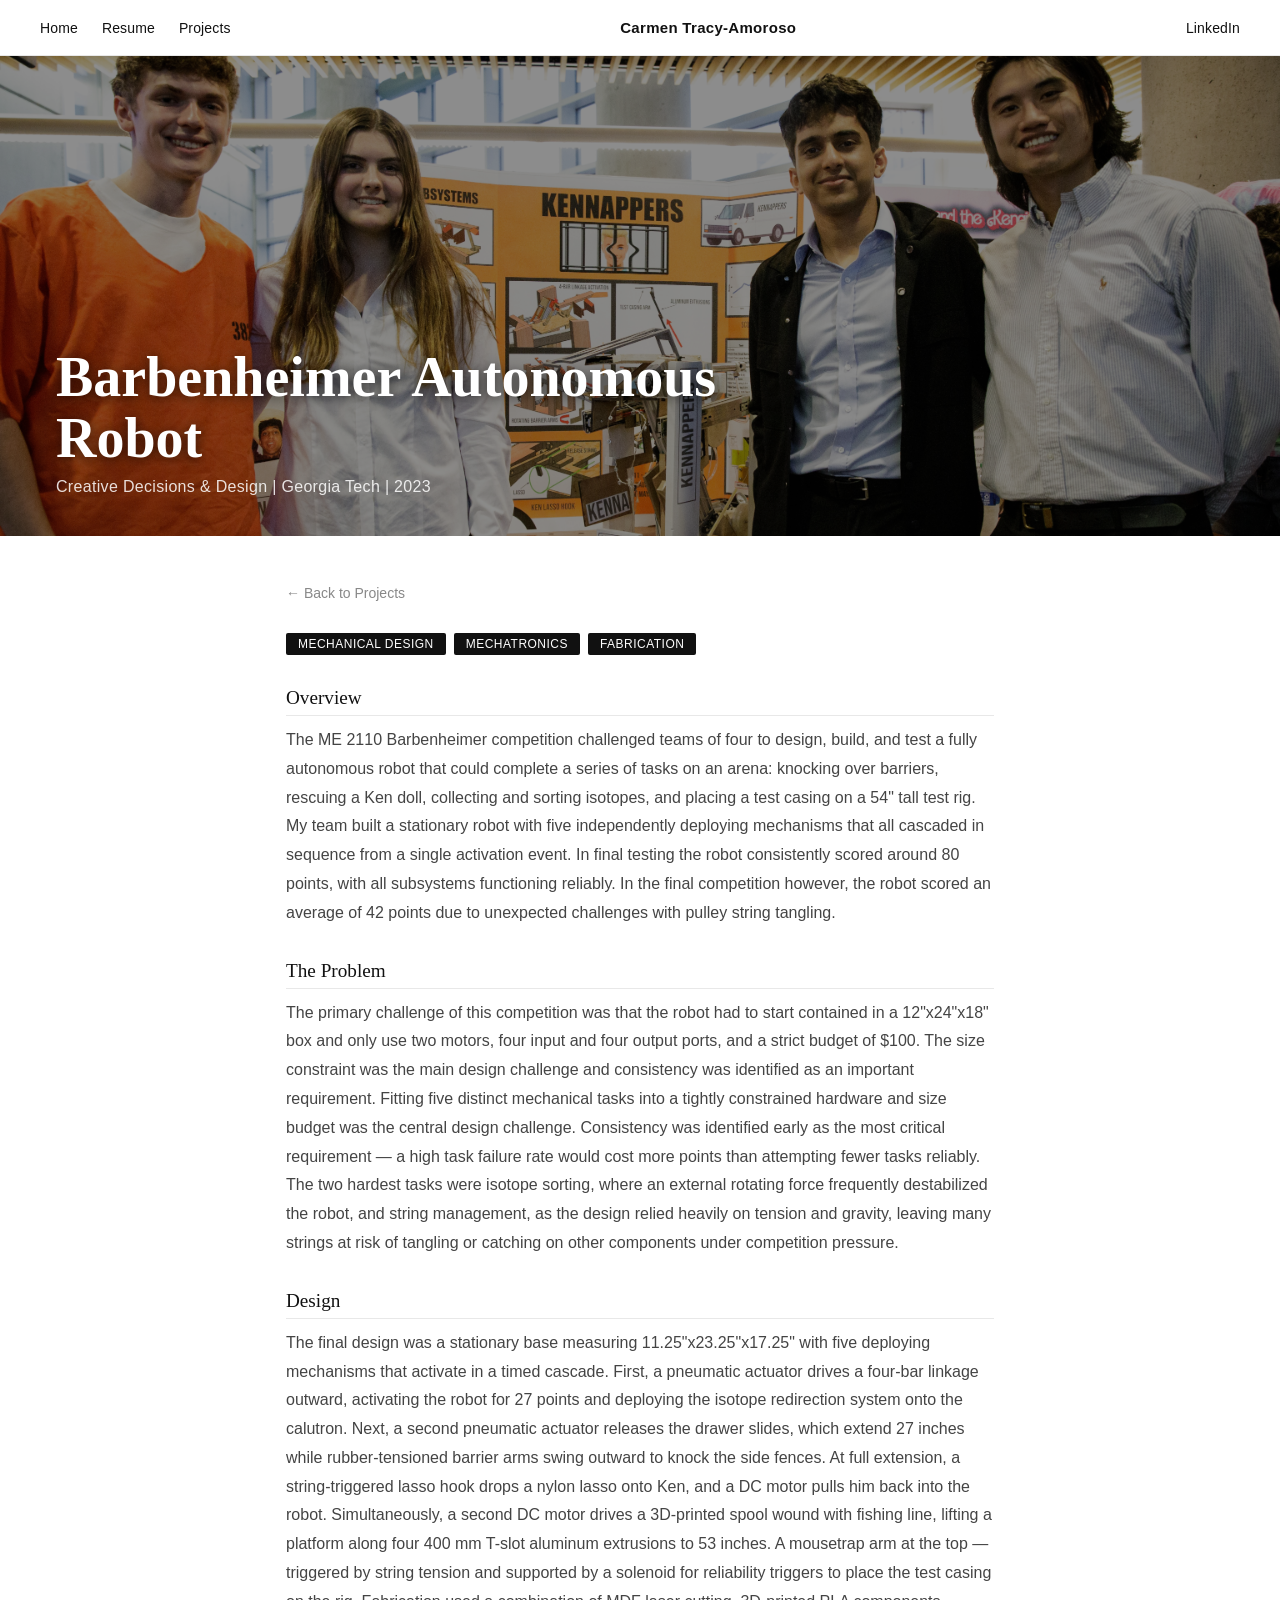
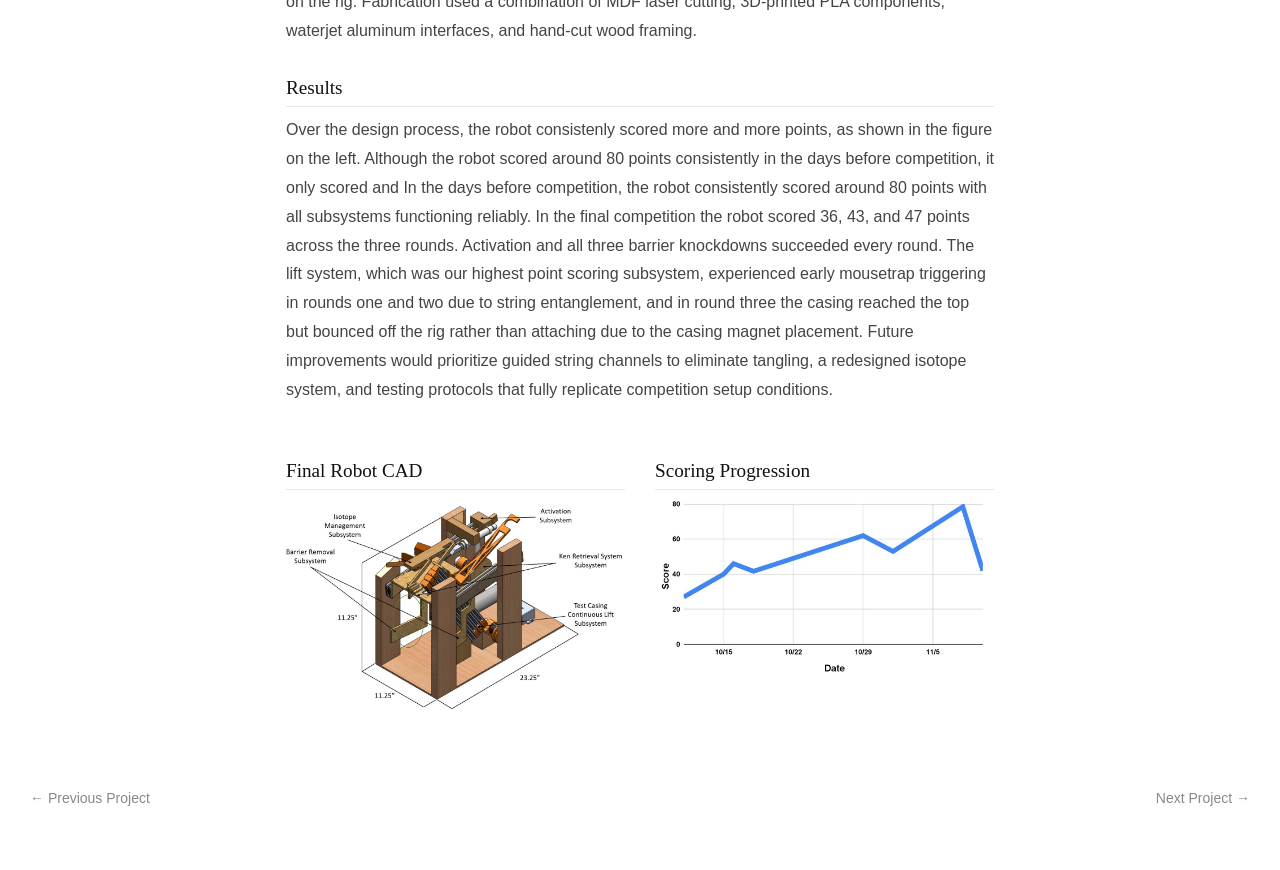
<file: projects/robot.html>
<!DOCTYPE html>
<html lang="en">
<head>
  <meta charset="UTF-8">
  <title>Barbenheimer Robot — Carmen Tracy-Amoroso</title>
  <link rel="stylesheet" href="../style.css">
  <link rel="icon" href="icon.png" type="image/png">
</head>
<body>

  <nav>
    <div class="nav-left">
      <a href="../index.html">Home</a>
      <a href="../resume.pdf" target="_blank">Resume</a>
      <a href="../projects.html">Projects</a>
    </div>
    <div class="nav-center">Carmen Tracy-Amoroso</div>
    <div class="nav-right">
      <a href="https://www.linkedin.com/in/carmen-tracy-amoroso/" target="_blank">LinkedIn</a>
    </div>
  </nav>

  <div class="project-hero-banner">
    <img src="../images/2110_header.jpg" alt="Barbenheimer Competition Robot">
    <div class="project-hero-banner__text">
      <h1>Barbenheimer Autonomous Robot</h1>
      <p>Creative Decisions & Design | Georgia Tech | 2023</p>
    </div>
  </div>

  <section class="project-detail">
    <a href="../projects.html" class="back-link">← Back to Projects</a>

    <div class="project-tags">
      <span class="tag">Mechanical Design</span>
      <span class="tag">Mechatronics</span>
      <span class="tag">Fabrication</span>
    </div>

    <div class="project-detail-body">

      <div class="detail-section">
        <h3>Overview</h3>
        <p>
          The ME 2110 Barbenheimer competition challenged teams of four to design, build, and test 
          a fully autonomous robot that could complete a series of tasks on an arena:
          knocking over barriers, rescuing a Ken doll, collecting and sorting isotopes, 
          and placing a test casing on a 54" tall test rig. My team 
          built a stationary robot with five independently deploying mechanisms that all 
          cascaded in sequence from a single activation event. In final testing the robot consistently scored around 80 points, 
          with all subsystems functioning reliably. In the final competition however, the robot scored an average of 42 points 
          due to unexpected challenges with pulley string tangling. 
        </p>
      </div>

      <div class="detail-section">
        <h3>The Problem</h3>
        <p>
          The primary challenge of this competition was that the robot had to start contained in a 12"x24"x18" box and only use
          two motors, four input and four output ports, and a strict budget of $100. The size constraint was the main design challenge
          and consistency was identified as an important requirement.
          Fitting five distinct mechanical tasks into a tightly constrained hardware and size 
          budget was the central design challenge. Consistency was identified early as the most 
          critical requirement — a high task failure rate would cost more points than attempting 
          fewer tasks reliably. The two hardest tasks were isotope sorting, where an external 
          rotating force frequently destabilized the robot, and string management, as the design 
          relied heavily on tension and gravity, leaving many strings at risk of tangling or 
          catching on other components under competition pressure.
        </p>
      </div>

      <div class="detail-section">
        <h3>Design</h3>
        <p>
          The final design was a stationary base measuring 11.25"x23.25"x17.25" with five 
          deploying mechanisms that activate in a timed cascade. First, a pneumatic actuator 
          drives a four-bar linkage outward, activating the robot for 27 points and deploying 
          the isotope redirection system onto the calutron. Next, a second pneumatic actuator 
          releases the drawer slides, which extend 27 inches  
          while rubber-tensioned barrier arms swing outward to knock the side fences. At full 
          extension, a string-triggered lasso hook drops a nylon lasso onto Ken, and a DC motor 
          pulls him back into the robot.
          Simultaneously, a second DC motor drives a 3D-printed spool wound with fishing 
          line, lifting a platform along four 400 mm T-slot aluminum extrusions to 53 inches. 
          A mousetrap arm at the top — triggered by string tension and supported by a solenoid 
          for reliability triggers to place the test casing on the rig. Fabrication used a 
          combination of MDF laser cutting, 3D-printed PLA components, waterjet aluminum 
          interfaces, and hand-cut wood framing.
        </p>
      </div>

      <div class="detail-section">
        <h3>Results</h3>
        <p>
          Over the design process, the robot consistenly scored more and more points, as shown in the figure on the left. 
          Although the robot scored around 80 points consistently in the days before competition, it only scored and 
          In the days before competition, the robot consistently scored around 80 points with all subsystems 
          functioning reliably. In the final competition the robot scored 36, 43, and 47 points 
          across the three rounds. Activation and all three barrier knockdowns succeeded every round. 
          The lift system, which was our highest point scoring subsystem, experienced 
          early mousetrap triggering in rounds one and two due to string entanglement, and in 
          round three the casing reached the top but bounced off the rig rather than attaching due to the casing magnet placement. 
          Future improvements would prioritize guided string channels to eliminate tangling, a redesigned 
          isotope system, and testing protocols that fully replicate competition setup conditions.
        </p>
      </div>

      <div class="media-row">
        <div class="media-item">
          <h3>Final Robot CAD</h3>
          <img src="../images/robot.jpg" alt="Barbenheimer Robot CAD Model">
        </div>

        <div class="media-item">
          <h3>Scoring Progression</h3>
          <img src="../images/robot_score.jpg" alt="Scoring">
        </div>
      </div>

    </div>
  </section>

</body>

<div class="project-nav">
  <a href="./catFeeder.html" class="back-link previous-project">← Previous Project</a>
  <a href="./genie.html" class="back-link next-project">Next Project →</a>
</div>

</html>
</file>
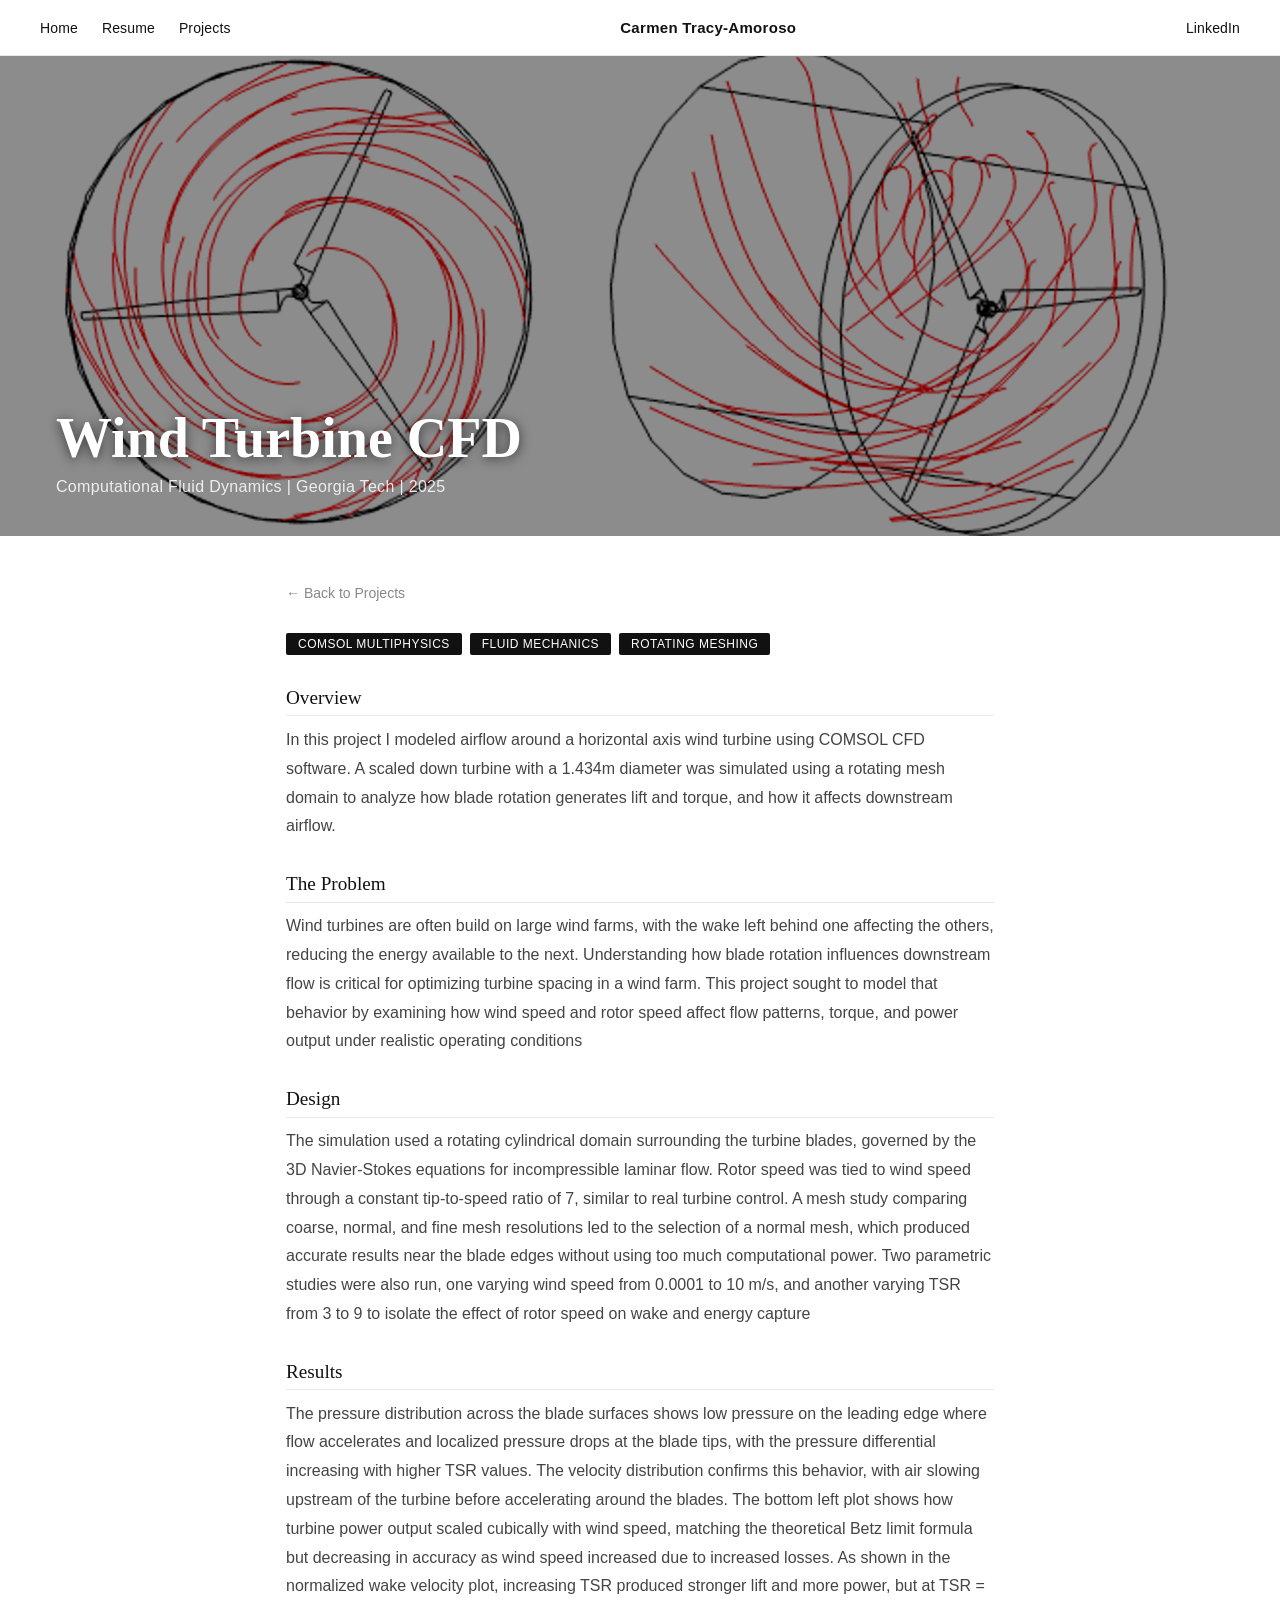
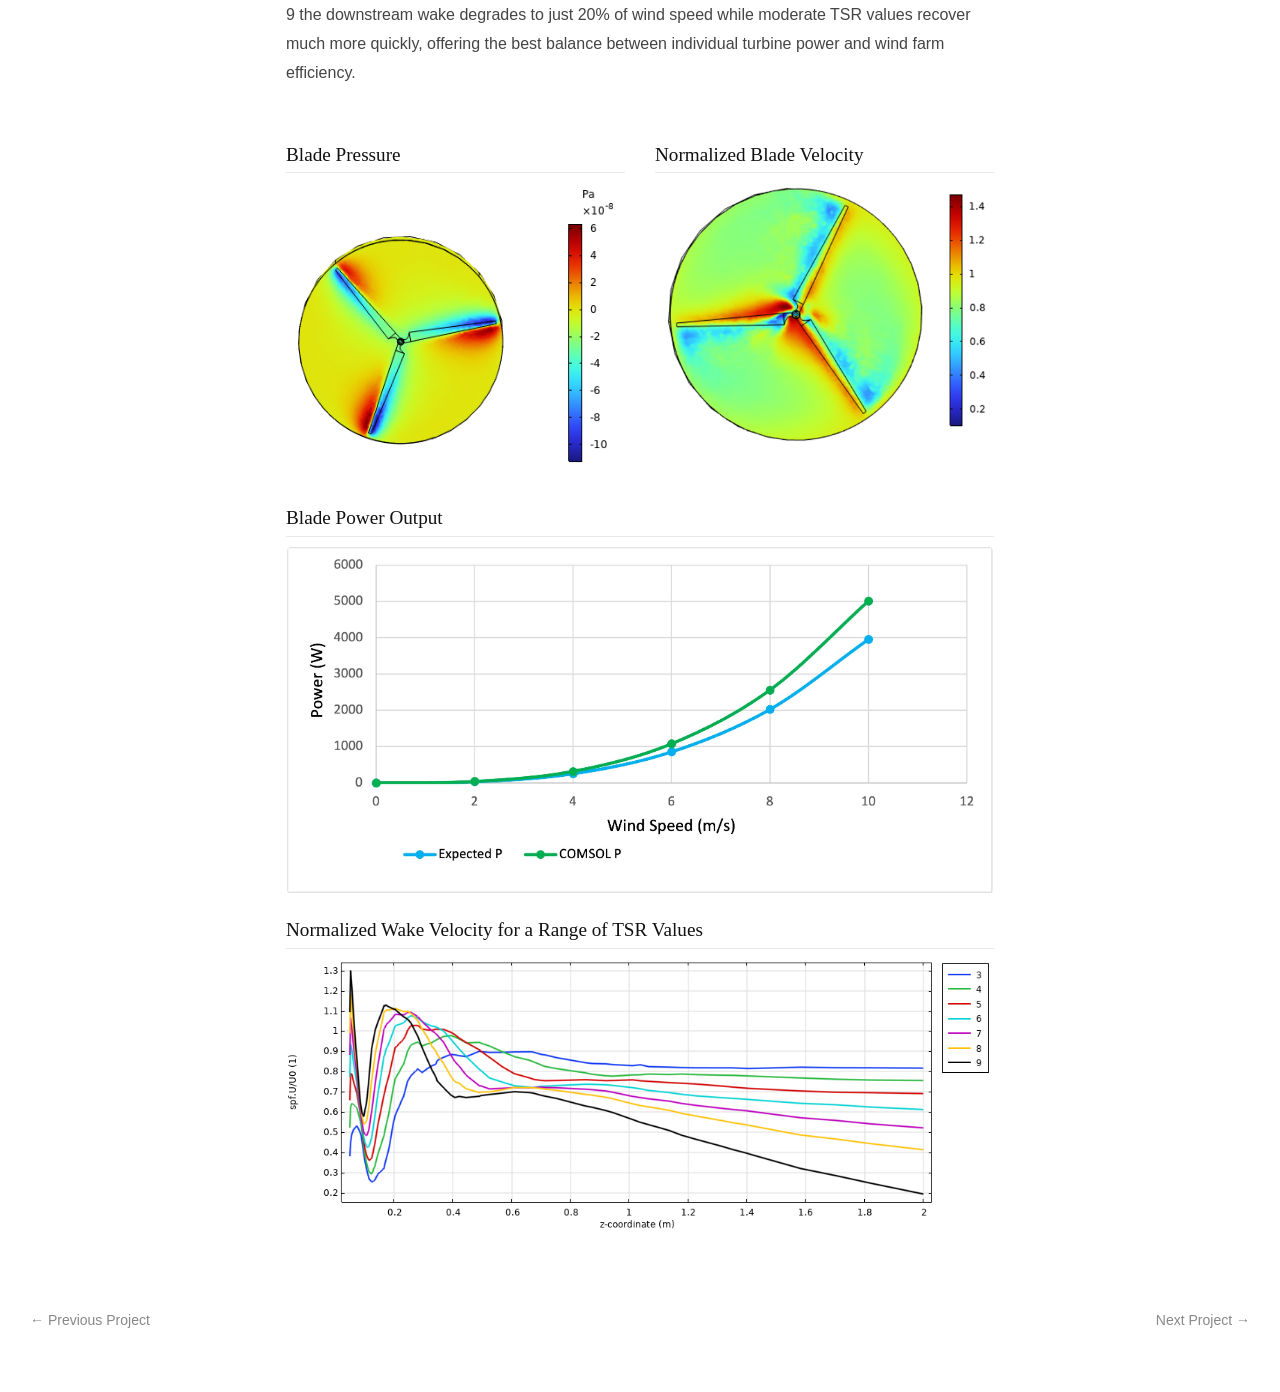
<file: projects/windTurbineCFD.html>
<!DOCTYPE html>
<html lang="en">
<head>
  <meta charset="UTF-8">
  <title>Wind Turbine CFD — Carmen Tracy-Amoroso</title>
  <link rel="stylesheet" href="../style.css">
  <link rel="icon" href="icon.png" type="image/png">
</head>
<body>

  <nav>
    <div class="nav-left">
      <a href="../index.html">Home</a>
      <a href="../resume.pdf" target="_blank">Resume</a>
      <a href="../projects.html">Projects</a>
    </div>
    <div class="nav-center">Carmen Tracy-Amoroso</div>
    <div class="nav-right">
      <a href="https://www.linkedin.com/in/carmen-tracy-amoroso/" target="_blank">LinkedIn</a>
    </div>
  </nav>

  <!-- Full-width hero: wide landscape photo with text ON TOP -->
  <div class="project-hero-banner">
    <img src="../images/cfd_header.jpg" alt="Wind Turbine CFD">
    <div class="project-hero-banner__text">
      <h1>Wind Turbine CFD</h1>
      <p>Computational Fluid Dynamics | Georgia Tech | 2025</p>
    </div>
  </div>

  <!-- Content below -->
  <section class="project-detail">
    <a href="../projects.html" class="back-link">← Back to Projects</a>

    <div class="project-tags">
      <span class="tag">COMSOL Multiphysics</span>
      <span class="tag">Fluid Mechanics</span>
      <span class="tag">Rotating Meshing</span>
    </div>

    <div class="project-detail-body">

      <div class="detail-section">
        <h3>Overview</h3>
        <p>In this project I modeled airflow around a horizontal axis wind turbine using COMSOL CFD software. A scaled down turbine with a 
          1.434m diameter was simulated using a rotating mesh domain to analyze how blade rotation generates lift and torque, and how it affects 
          downstream airflow.</p>
      </div>

      <div class="detail-section">
        <h3>The Problem</h3>
        <p>Wind turbines are often build on large wind farms, with the wake left behind one affecting the others, reducing the energy 
          available to the next. Understanding how blade rotation influences downstream flow is critical for optimizing turbine spacing in 
          a wind farm. This project sought to model that behavior by examining how wind speed and rotor speed affect flow patterns, torque, 
          and power output under realistic operating conditions</p>
      </div>

      <div class="detail-section">
        <h3>Design</h3>
        <p>The simulation used a rotating cylindrical domain surrounding the turbine blades, governed by the 3D Navier-Stokes equations for 
          incompressible laminar flow. Rotor speed was tied to wind speed through a constant tip-to-speed ratio of 7, similar to real turbine 
          control. A mesh study comparing coarse, normal, and fine mesh resolutions led to the selection of a normal mesh, which produced accurate 
          results near the blade edges without using too much computational power. Two parametric studies were also run, one varying wind speed from 
          0.0001 to 10 m/s, and another varying TSR from 3 to 9 to isolate the effect of rotor speed on wake and energy capture</p>
      </div>

      <div class="detail-section">
        <h3>Results</h3>
        <p>The pressure distribution across the blade surfaces shows low pressure on the leading edge where flow accelerates and localized 
          pressure drops at the blade tips, with the pressure differential increasing with higher TSR values. The velocity distribution confirms 
          this behavior, with air slowing upstream of the turbine before accelerating around the blades. The bottom left plot shows how turbine 
          power output scaled cubically with wind speed, matching the theoretical Betz limit formula but decreasing in accuracy as wind speed 
          increased due to increased losses. As shown in the normalized wake velocity plot, increasing TSR produced stronger lift and more power, 
          but at TSR = 9 the downstream wake degrades to just 20% of wind speed while moderate TSR values recover much more quickly, offering the 
          best balance between individual turbine power and wind farm efficiency.</p>
      </div>

      <!-- Plots -->
    <div class="media-row">
      <div class="media-item">
        <h3>Blade Pressure</h3>
        <img src="../images/cfd_pressure.jpg" alt="CFD Pressure">
      </div>
      <div class="media-item">
        <h3>Normalized Blade Velocity</h3>
        <img src="../images/cfd_velocity.jpg" alt="CFD Wake">
      </div>
    </div>

    <div class="media-row">
      <div class="media-item">
        <h3>Blade Power Output</h3>
        <img src="../images/cfd_power.jpg" alt="CFD Power">
      </div>
    </div>

    <div class="media-row">
      <div class="media-item">
        <h3>Normalized Wake Velocity for a Range of TSR Values</h3>
        <img src="../images/wake.jpg" alt="CFD Wake">
      </div>
    </div>
      
    </div>
  </section>

</body>
<div class="project-nav">
  <a href="./yjsp.html" class="back-link previous-project">← Previous Project</a>
  <a href="./dataCenterCooling.html" class="back-link next-project">Next Project →</a>
</div>

</html>
</file>
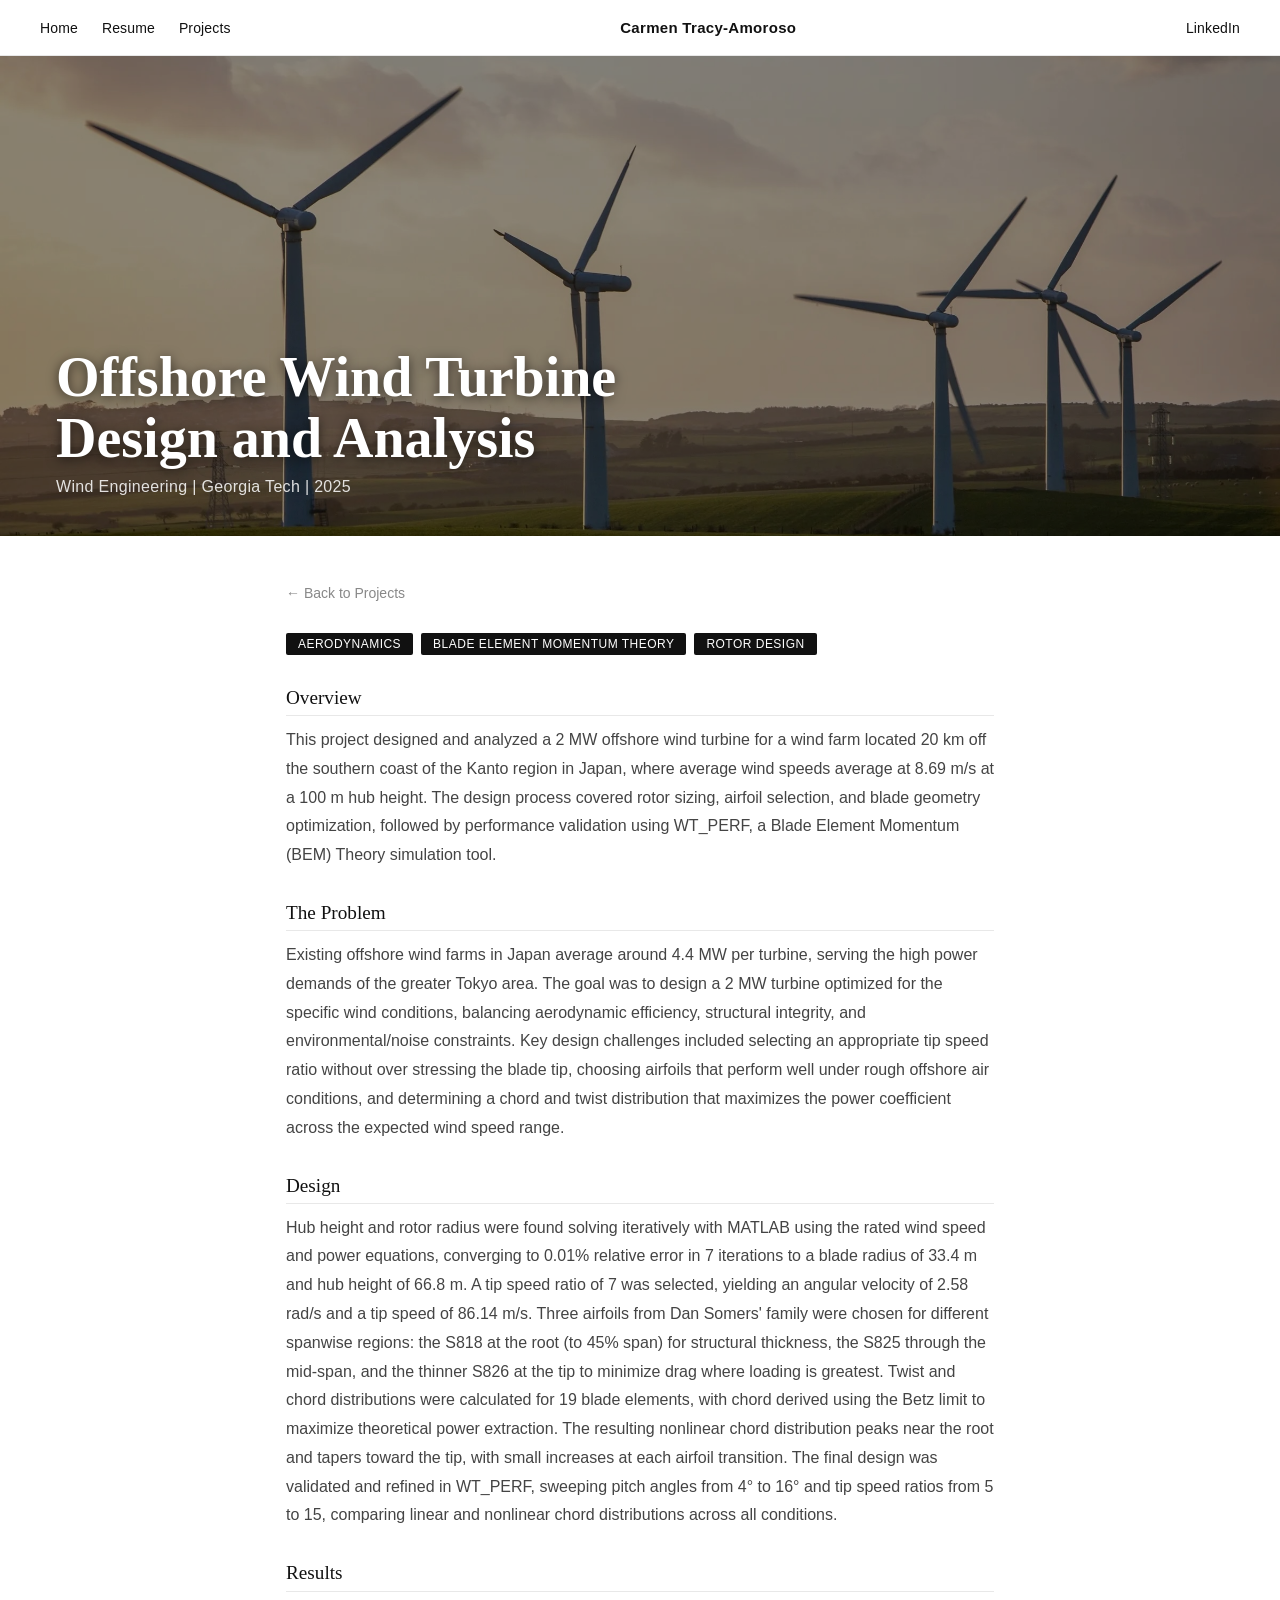
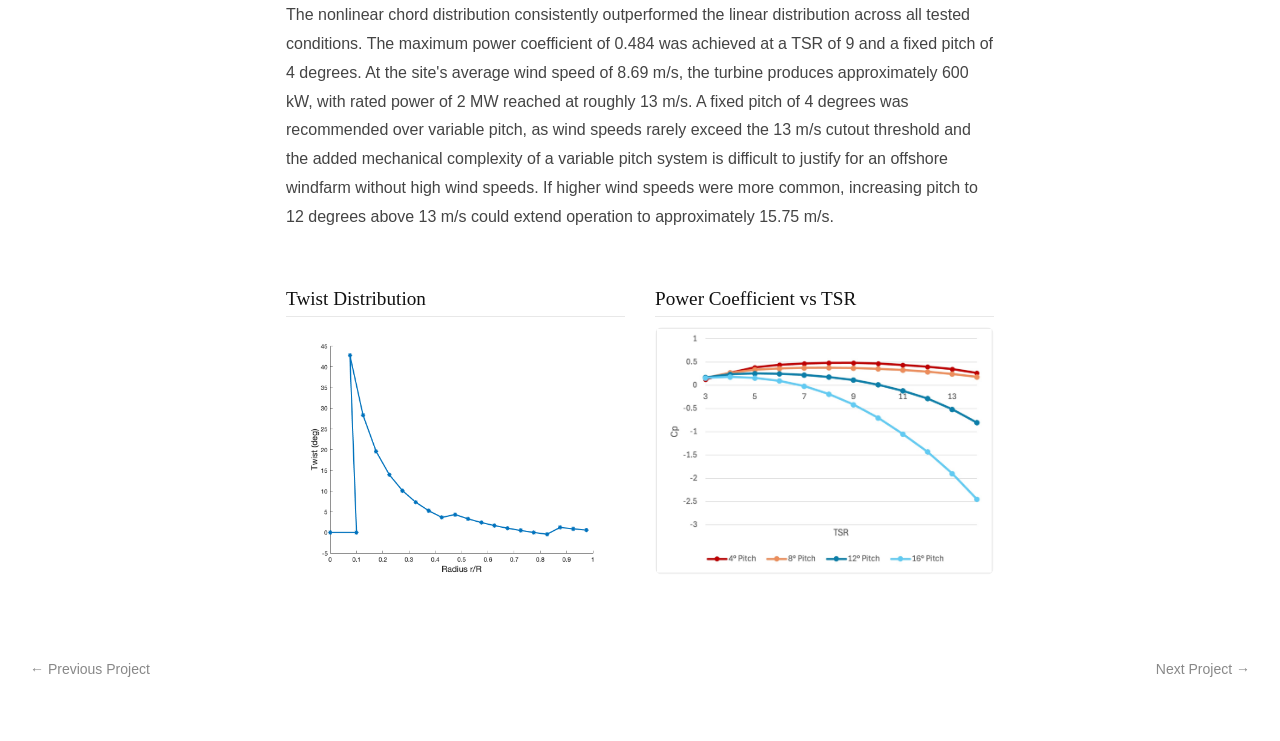
<file: projects/windTurbineDesign.html>
<!DOCTYPE html>
<html lang="en">
<head>
  <meta charset="UTF-8">
  <title>Wind Turbine Design — Carmen Tracy-Amoroso</title>
  <link rel="stylesheet" href="../style.css">
  <link rel="icon" href="icon.png" type="image/png">
</head>
<body>

  <nav>
    <div class="nav-left">
      <a href="../index.html">Home</a>
      <a href="../resume.pdf" target="_blank">Resume</a>
      <a href="../projects.html">Projects</a>
    </div>
    <div class="nav-center">Carmen Tracy-Amoroso</div>
    <div class="nav-right">
      <a href="https://www.linkedin.com/in/carmen-tracy-amoroso/" target="_blank">LinkedIn</a>
    </div>
  </nav>

  <div class="project-hero-banner">
    <img src="../images/wind_header.jpg" alt="Offshore Wind Turbine">
    <div class="project-hero-banner__text">
      <h1>Offshore Wind Turbine Design and Analysis</h1>
      <p>Wind Engineering | Georgia Tech | 2025</p>
    </div>
  </div>

  <section class="project-detail">
    <a href="../projects.html" class="back-link">← Back to Projects</a>

    <div class="project-tags">
      <span class="tag">Aerodynamics</span>
      <span class="tag">Blade Element Momentum Theory</span>
      <span class="tag">Rotor Design</span>
    </div>

    <div class="project-detail-body">

      <div class="detail-section">
        <h3>Overview</h3>
        <p>
          This project designed and analyzed a 2 MW offshore wind turbine for a wind farm located 
          20 km off the southern coast of the Kanto region in Japan, where average wind speeds 
          average at 8.69 m/s at a 100 m hub height. The design process covered rotor sizing, airfoil 
          selection, and blade geometry optimization, followed by performance validation using 
          WT_PERF, a Blade Element Momentum (BEM) Theory simulation tool.
        </p>
      </div>

      <div class="detail-section">
        <h3>The Problem</h3>
        <p>
          Existing offshore wind farms in Japan average around 4.4 MW per turbine, serving the 
          high power demands of the greater Tokyo area. The goal was to design a 2 MW turbine 
          optimized for the specific wind conditions, balancing aerodynamic efficiency, 
          structural integrity, and environmental/noise constraints. Key design challenges included selecting an 
          appropriate tip speed ratio without over stressing the blade tip, choosing airfoils that 
          perform well under rough offshore air conditions, and determining a chord and twist 
          distribution that maximizes the power coefficient across the expected wind speed range.
        </p>
      </div>

      <div class="detail-section">
        <h3>Design</h3>
        <p>
          Hub height and rotor radius were found solving  
          iteratively with MATLAB using the rated wind speed and power equations, converging to 0.01% relative error in 7 
          iterations to a blade radius of 33.4 m and hub height of 66.8 m. A tip speed ratio of 7 
          was selected, yielding an angular velocity of 2.58 rad/s and a tip speed of 86.14 m/s.
          Three airfoils from Dan Somers' family were chosen for different spanwise regions: the 
          S818 at the root (to 45% span) for structural thickness, the S825 through the mid-span, 
          and the thinner S826 at the tip to minimize drag where loading is greatest. Twist and chord distributions were calculated for 19 
          blade elements, with chord derived using the Betz limit to 
          maximize theoretical power extraction. The resulting nonlinear chord distribution peaks 
          near the root and tapers toward the tip, with small increases at each airfoil transition. 
          The final design was validated and refined in WT_PERF, sweeping pitch angles from 4° to 
          16° and tip speed ratios from 5 to 15, comparing linear and nonlinear chord distributions 
          across all conditions.
        </p>
      </div>

      <div class="detail-section">
        <h3>Results</h3>
        <p>
          The nonlinear chord distribution consistently outperformed the linear distribution across 
          all tested conditions. The maximum power coefficient of 0.484 was achieved at a TSR of 9 
          and a fixed pitch of 4 degrees. At the site's average wind speed of 8.69 m/s, the turbine 
          produces approximately 600 kW, with rated power of 2 MW reached at roughly 13 m/s. 
          A fixed pitch of 4 degrees was recommended over variable pitch, as wind speeds 
          rarely exceed the 13 m/s cutout threshold and the added mechanical complexity of a 
          variable pitch system is difficult to justify for an offshore windfarm without high wind speeds. If higher wind speeds were more 
          common, increasing pitch to 12 degrees above 13 m/s could extend operation to 
          approximately 15.75 m/s.
        </p>
      </div>

      <div class="media-row">
        <div class="media-item">
          <h3>Twist Distribution</h3>
          <img src="../images/twist.jpg" alt="Blade Twist Distribution">
        </div>

        <div class="media-item">
          <h3>Power Coefficient vs TSR</h3>
          <img src="../images/wind_cp.jpg" alt="Cp vs TSR for varying pitch angles">
        </div>
      </div>

    </div>
  </section>

</body>

<div class="project-nav">
  <a href="./dataCenterCooling.html" class="back-link previous-project">← Previous Project</a>
  <a href="./catFeeder.html" class="back-link next-project">Next Project →</a>
</div>

</html>
</file>
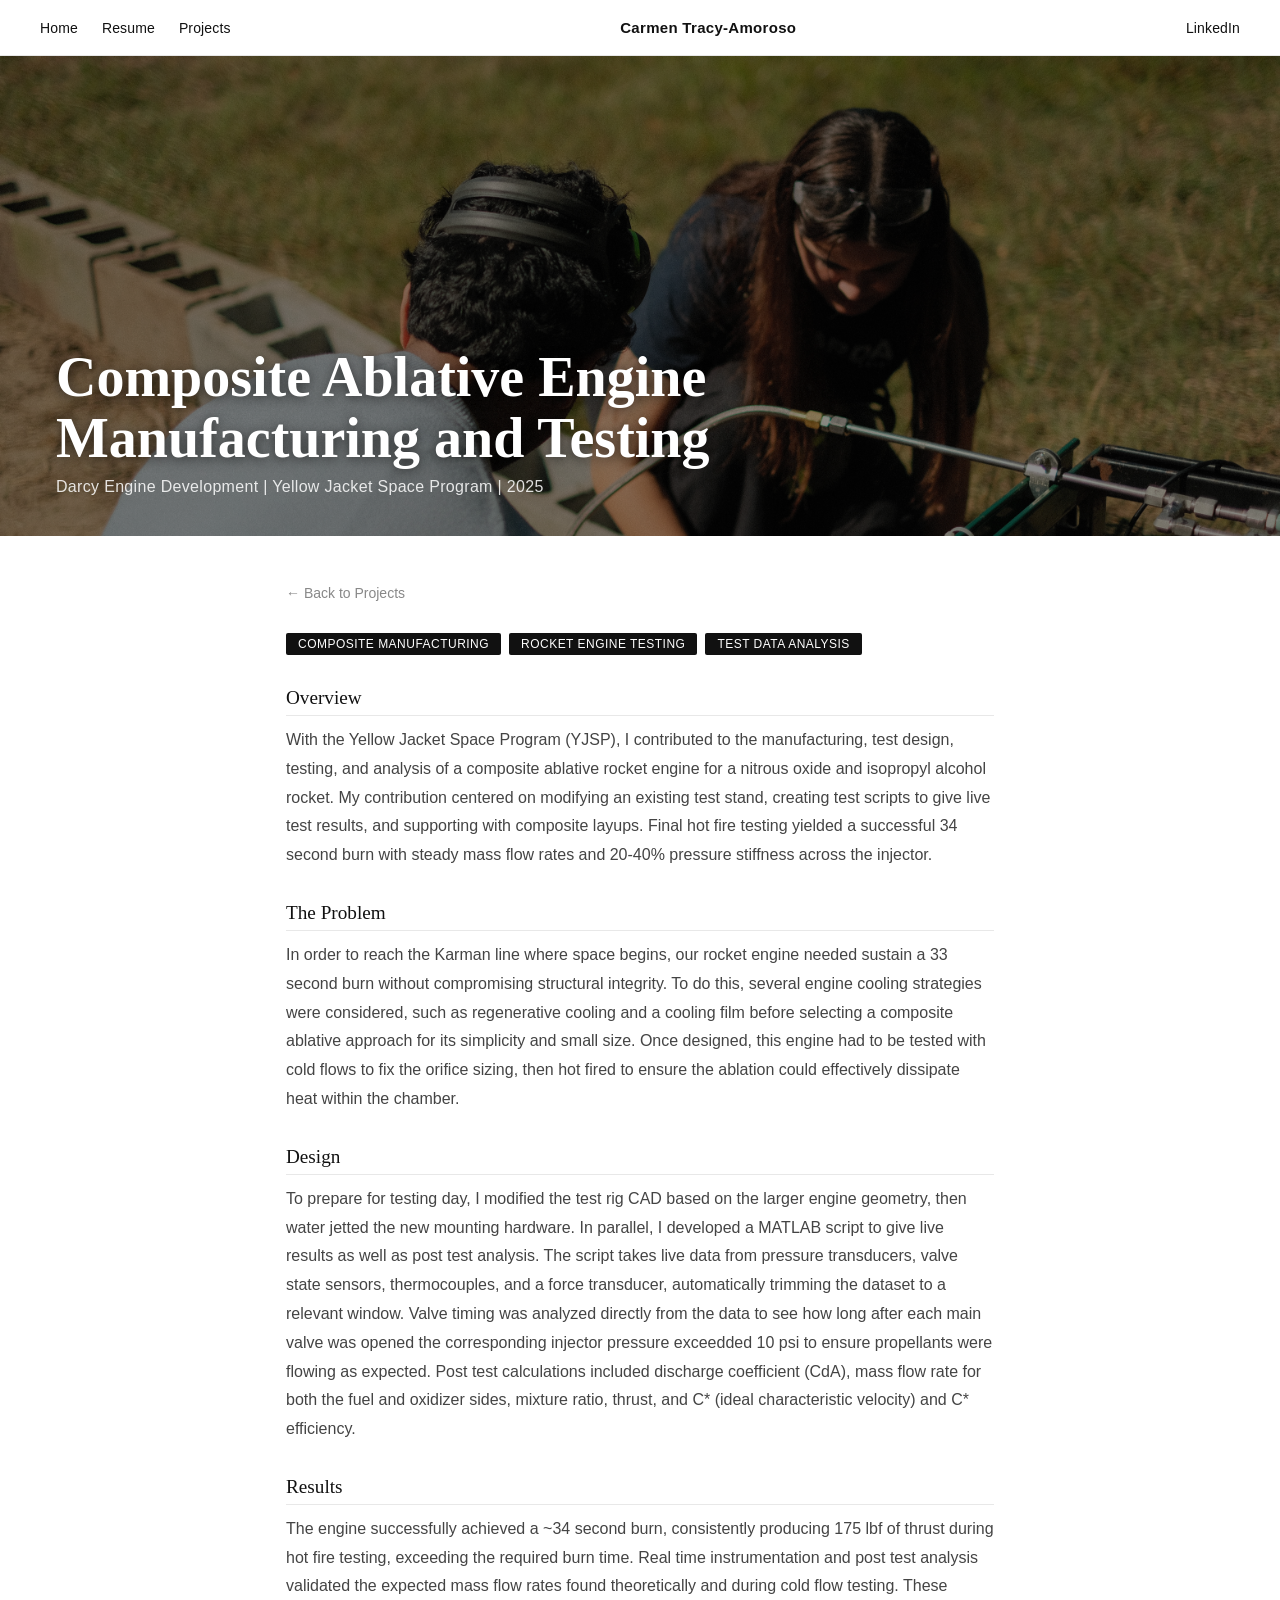
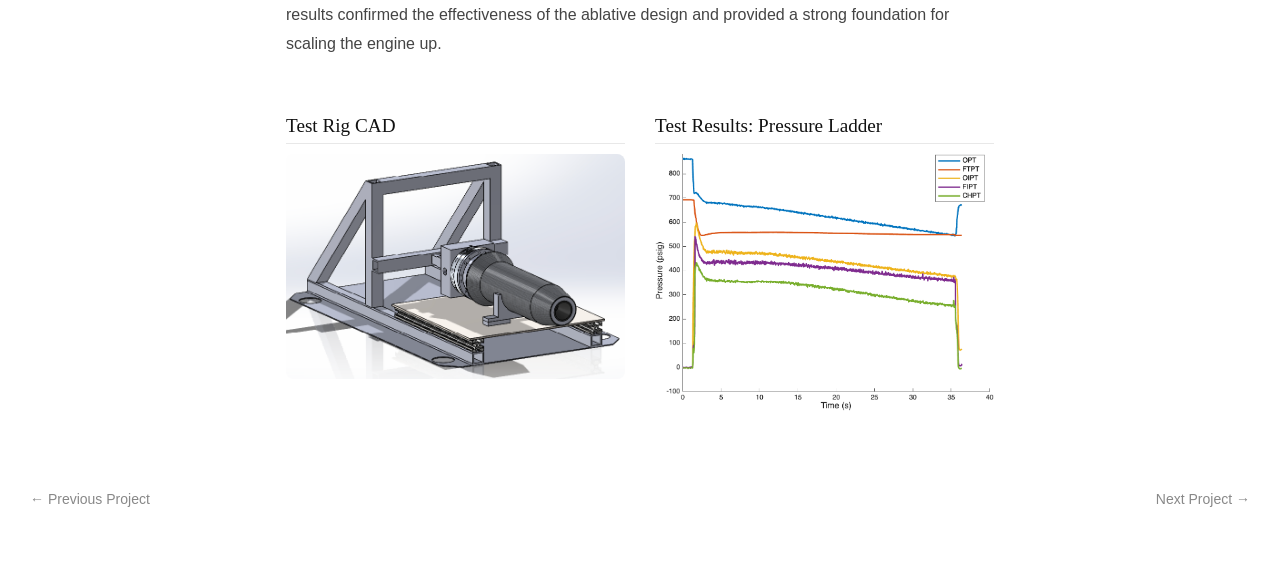
<file: projects/yjsp.html>
<!DOCTYPE html>
<html lang="en">
<head>
  <meta charset="UTF-8">
  <title>Composite Ablative Engine — Carmen Tracy-Amoroso</title>
  <link rel="stylesheet" href="../style.css">
  <link rel="icon" href="icon.png" type="image/png">
</head>
<body>

  <nav>
    <div class="nav-left">
      <a href="../index.html">Home</a>
      <a href="../resume.pdf" target="_blank">Resume</a>
      <a href="../projects.html">Projects</a>
    </div>
    <div class="nav-center">Carmen Tracy-Amoroso</div>
    <div class="nav-right">
      <a href="https://www.linkedin.com/in/carmen-tracy-amoroso/" target="_blank">LinkedIn</a>
    </div>
  </nav>

  <!-- Full-width hero: wide landscape photo with text ON TOP -->
  <div class="project-hero-banner">
    <img src="../images/yjsp_header.jpg" alt="Engine">
    <div class="project-hero-banner__text">
      <h1>Composite Ablative Engine Manufacturing and Testing</h1>
      <p>Darcy Engine Development | Yellow Jacket Space Program | 2025</p>
    </div>
  </div>

  <!-- Content below -->
  <section class="project-detail">
    <a href="../projects.html" class="back-link">← Back to Projects</a>

    <div class="project-tags">
      <span class="tag">Composite Manufacturing</span>
      <span class="tag">Rocket Engine Testing</span>
      <span class="tag">Test Data Analysis</span>
    </div>

    <div class="project-detail-body">

      <div class="detail-section">
        <h3>Overview</h3>
        <p>With the Yellow Jacket Space Program (YJSP), I contributed to the manufacturing, 
          test design, testing, and analysis of a composite ablative rocket engine for a nitrous 
          oxide and isopropyl alcohol rocket. My contribution centered on modifying an 
          existing test stand, creating test scripts to give live test results, and supporting with composite layups. Final hot fire testing 
          yielded a successful 34 second burn with steady mass flow rates and 20-40% pressure stiffness across the injector.</p>
      </div>

      <div class="detail-section">
        <h3>The Problem</h3>
        <p>In order to reach the Karman line where space begins, our rocket engine needed sustain a 33 second burn without compromising 
          structural integrity. To do this, several engine cooling strategies were considered, such as regenerative cooling and a cooling 
          film before selecting a composite ablative approach for its simplicity and small size. Once designed, this engine had to be tested 
          with cold flows to fix the orifice sizing, then hot fired to ensure the ablation could effectively dissipate heat within the chamber.</p>
      </div>

      <div class="detail-section">
        <h3>Design</h3>
        <p>To prepare for testing day, I modified the test rig CAD based on the larger engine geometry, 
          then water jetted the new mounting hardware. In parallel, I developed a MATLAB script to give 
          live results as well as post test analysis. The script takes live data from pressure transducers, 
          valve state sensors, thermocouples, and a force transducer, automatically trimming the dataset to a 
          relevant window. Valve timing was analyzed directly from the data to see how long after each main valve was opened 
          the corresponding injector pressure exceedded 10 psi to ensure propellants were flowing as expected. 
          Post test calculations included discharge coefficient (CdA), mass flow rate for both the fuel and oxidizer sides,
          mixture ratio, thrust, and C* (ideal characteristic velocity) and C* efficiency. 
      </div>

      <div class="detail-section">
        <h3>Results</h3>
        <p>The engine successfully achieved a ~34 second burn, consistently producing 175 lbf of thrust during hot fire testing, exceeding the 
          required burn time. Real time instrumentation and post test analysis validated the expected mass flow rates found theoretically and 
          during cold flow testing. These results confirmed the effectiveness of the ablative design and provided a strong foundation for scaling 
          the engine up.</p>
      </div>

    
      <!-- CAD and Data -->
      <div class="media-row">
        <div class="media-item">
          <h3>Test Rig CAD</h3>
          <img src="../images/engine.jpg" alt="YJSP Test Rig CAD">
        </div>

        <div class="media-item">
          <h3>Test Results: Pressure Ladder</h3>
          <img src="../images/pressureLadder.jpg" alt="YJSP Pressure Ladder">
        </div>
      </div>
 

    </div>
  </section>

</body>

<div class="project-nav">
  <a href="./capstone.html" class="back-link previous-project">← Previous Project</a>
  <a href="./windTurbineCFD.html" class="back-link next-project">Next Project →</a>
</div>
</html>
</file>
<file: style.css>
/* ── Reset & Base ── */
*, *::before, *::after { box-sizing: border-box; margin: 0; padding: 0; }

body {
  font-family: Georgia, 'Times New Roman', serif;
  color: #111;
  background: #fff;
}

/* ── Nav ── */
nav {
  display: flex;
  align-items: center;
  justify-content: space-between;
  padding: 0 2.5rem;
  height: 56px;
  background: #fff;
  border-bottom: 1px solid #e8e8e8;
  position: sticky;
  top: 0;
  z-index: 100;
}

.nav-left, .nav-right {
  display: flex;
  gap: 1.5rem;
}

.nav-left a, .nav-right a {
  font-family: -apple-system, BlinkMacSystemFont, 'Segoe UI', sans-serif;
  font-size: 14px;
  color: #111;
  text-decoration: none;
  letter-spacing: 0.01em;
}

.nav-left a:hover, .nav-right a:hover {
  text-decoration: underline;
}

.nav-center {
  font-family: -apple-system, BlinkMacSystemFont, 'Segoe UI', sans-serif;
  font-size: 15px;
  font-weight: 600;
  letter-spacing: 0.02em;
  color: #111;
}

/* ── Hero ── */
.hero {
  display: flex;
  align-items: center;
  gap: 4rem;
  padding: 5rem 6rem;
  max-width: 1200px;
  margin: 0 auto;
}

.hero-image img {
  width: 500px;
  height: 400px;
  object-fit: cover;
  border-radius: 4px;
  display: block;
}

.hero-text {
  flex: 1;
}

.hero-text h1 {
  font-family: Georgia, serif;
  font-size: 2.4rem;
  font-weight: normal;
  line-height: 1.25;
  margin-bottom: 1.5rem;
  color: #111;
}

.hero-text p {
  font-family: -apple-system, BlinkMacSystemFont, 'Segoe UI', sans-serif;
  font-size: 1rem;
  line-height: 1.7;
  color: #444;
  margin-bottom: 2rem;
}

.buttons {
  display: flex;
  gap: 1rem;
}

.buttons a { text-decoration: none; }

.buttons button {
  font-family: -apple-system, BlinkMacSystemFont, 'Segoe UI', sans-serif;
  font-size: 14px;
  padding: 10px 28px;
  border: 1.5px solid #111;
  background: #111;
  color: #fff;
  border-radius: 2px;
  cursor: pointer;
  letter-spacing: 0.04em;
  transition: background 0.15s, color 0.15s;
}

.buttons button:hover {
  background: #fff;
  color: #111;
}

/* ── Projects Page ── */
.projects-page {
  padding: 5rem 6rem;
  max-width: 1200px;
  margin: 0 auto;
}

.projects-page h2 {
  font-family: Georgia, serif;
  font-size: 2rem;
  font-weight: normal;
  margin-bottom: 0.4rem;
  color: #111;
}

.projects-sub {
  font-family: -apple-system, BlinkMacSystemFont, 'Segoe UI', sans-serif;
  font-size: 14px;
  color: #888;
  margin-bottom: 2.5rem;
}

/* ── Project Grid ── */
.project-grid {
  display: grid;
  grid-template-columns: repeat(3, 1fr);
  gap: 28px;
}

.project-card {
  text-decoration: none;
  color: inherit;
  display: block;
  cursor: pointer;
}

.project-img {
  width: 100%;
  aspect-ratio: 4 / 3;
  overflow: hidden;
  background: #f0f0f0;
  border-radius: 4px;
  position: relative;
}

.project-img img {
  width: 100%;
  height: 100%;
  object-fit: cover;
  display: block;
  transition: transform 0.3s ease;
}

.project-card:hover .project-img img {
  transform: scale(1.04);
}

.project-img.placeholder {
  display: flex;
  align-items: center;
  justify-content: center;
  border: 1.5px dashed #ccc;
  background: #fafafa;
}

.project-img.placeholder span {
  font-family: -apple-system, BlinkMacSystemFont, 'Segoe UI', sans-serif;
  font-size: 13px;
  color: #bbb;
}

.project-info {
  display: flex;
  justify-content: space-between;
  align-items: baseline;
  padding: 10px 2px 0;
}

.project-name {
  font-family: -apple-system, BlinkMacSystemFont, 'Segoe UI', sans-serif;
  font-size: 14px;
  font-weight: 500;
  color: #111;
  line-height: 1.4;
}

.project-year {
  font-family: -apple-system, BlinkMacSystemFont, 'Segoe UI', sans-serif;
  font-size: 13px;
  color: #999;
  flex-shrink: 0;
  margin-left: 12px;
}

/* ── Project Detail Page ── */
.project-detail {
  padding: 3rem 6rem 5rem;
  max-width: 900px;
  margin: 0 auto;
}

.back-link {
  font-family: -apple-system, BlinkMacSystemFont, 'Segoe UI', sans-serif;
  font-size: 14px;
  color: #888;
  text-decoration: none;
  display: inline-block;
  margin-bottom: 2rem;
}

.back-link:hover { color: #111; }


.project-nav {
  display: flex;
  justify-content: space-between;
  align-items: center;
  margin-bottom: 2rem;
}


.next-project {
  display: block;
  text-align: right;
  margin-right: 30px;
}

.previous-project {
  display: block;
  text-align: left;
  margin-left: 30px;
}

.project-detail-body p {
  font-family: -apple-system, BlinkMacSystemFont, 'Segoe UI', sans-serif;
  font-size: 1rem;
  line-height: 1.8;
  color: #444;
  margin-bottom: 0.5rem;
}

/* ── Project Tags ── */
.project-tags {
  display: flex;
  flex-wrap: wrap;
  gap: 8px;
  margin-bottom: 2rem;
}

.tag {
  font-family: -apple-system, BlinkMacSystemFont, 'Segoe UI', sans-serif;
  font-size: 12px;
  letter-spacing: 0.04em;
  padding: 4px 12px;
  border-radius: 2px;
  background: #111;
  color: #fff;
  text-transform: uppercase;
}

/* ── Detail Sections ── */
.detail-section {
  margin-bottom: 2rem;
}

.detail-section h3 {
  font-family: Georgia, serif;
  font-size: 1.2rem;
  font-weight: normal;
  color: #111;
  margin-bottom: 0.6rem;
  padding-bottom: 0.4rem;
  border-bottom: 1px solid #e8e8e8;
}

.detail-section h4 {
  font-family: -apple-system, BlinkMacSystemFont, 'Segoe UI', sans-serif;
  font-size: 1rem;
  margin-top: 0.6rem;
  color: #444;
}

.detail-section p {
  font-family: -apple-system, BlinkMacSystemFont, 'Segoe UI', sans-serif;
  font-size: 1rem;
  line-height: 1.8;
  color: #444;
}

.detail-section ul {
  font-family: -apple-system, BlinkMacSystemFont, 'Segoe UI', sans-serif;
  font-size: 1rem;
  line-height: 1.8;
  color: #444;
  padding-left: 1.5rem;
  margin-top: 0.4rem;
}

/* ── Hero Banner ── */
.project-hero-banner {
  position: relative;
  width: 100%;
  height: 480px;
  overflow: hidden;
}

.project-hero-banner img {
  position: absolute;
  top: 0;
  left: 0;
  width: 100%;
  height: 100%;
  object-fit: cover;
  object-position: center;
  display: block;
}

.project-hero-banner::after {
  content: '';
  position: absolute;
  top: 0; left: 0; right: 0; bottom: 0;
  background: rgba(0, 0, 0, 0.45);
  z-index: 0;
}

.project-hero-banner__text {
  position: absolute;
  bottom: 2.5rem;
  left: 3.5rem;
  z-index: 1;
  max-width: 700px;
}

.project-hero-banner__text h1 {
  font-family: Georgia, serif;
  font-size: 3.5rem;
  font-weight: bold;
  color: #fff;
  line-height: 1.1;
  margin-bottom: 0.5rem;
  text-shadow: 0 2px 12px rgba(0,0,0,0.6);
}

.project-hero-banner__text p {
  font-family: -apple-system, BlinkMacSystemFont, 'Segoe UI', sans-serif;
  font-size: 1rem;
  color: rgba(255,255,255,0.85);
  letter-spacing: 0.02em;
}

/* ── Media Rows ── */
.media-row {
  display: flex;
  gap: 30px;
  flex-wrap: wrap;
  margin-top: 0px;
}

.media-item {
  flex: 1 1 300px;
  min-width: 280px;
}

.media-item h3 {
  font-family: Georgia, serif;
  font-size: 1.2rem;
  font-weight: normal;
  color: #111;
  margin-top: 1.5rem;
  margin-bottom: 0.6rem;
  padding-bottom: 0.4rem;
  border-bottom: 1px solid #e8e8e8;
}

.media-item img {
  width: 100%;
  object-fit: cover;
  object-position: center;
  display: block;
  border-radius: 8px;
}

.media-item iframe {
  width: 100%;
  aspect-ratio: 16 / 9;
  border: none;
  border-radius: 8px;
}

/* ── Responsive ── */
@media (max-width: 900px) {
  .hero { flex-direction: column; padding: 3rem 2rem; gap: 2rem; }
  .hero-image img { width: 100%; height: auto; }
  .projects-page { padding: 3rem 2rem; }
  .project-grid { grid-template-columns: repeat(2, 1fr); gap: 20px; }
  .project-detail { padding: 2rem 2rem 4rem; }
}

@media (max-width: 600px) {
  .project-hero-banner { height: 300px; }
  .project-hero-banner__text { left: 1.5rem; bottom: 1.5rem; }
  .project-hero-banner__text h1 { font-size: 2rem; }
}

@media (max-width: 540px) {
  nav { padding: 0 1.2rem; }
  .nav-center { display: none; }
  .project-grid { grid-template-columns: 1fr; }
}
</file>
